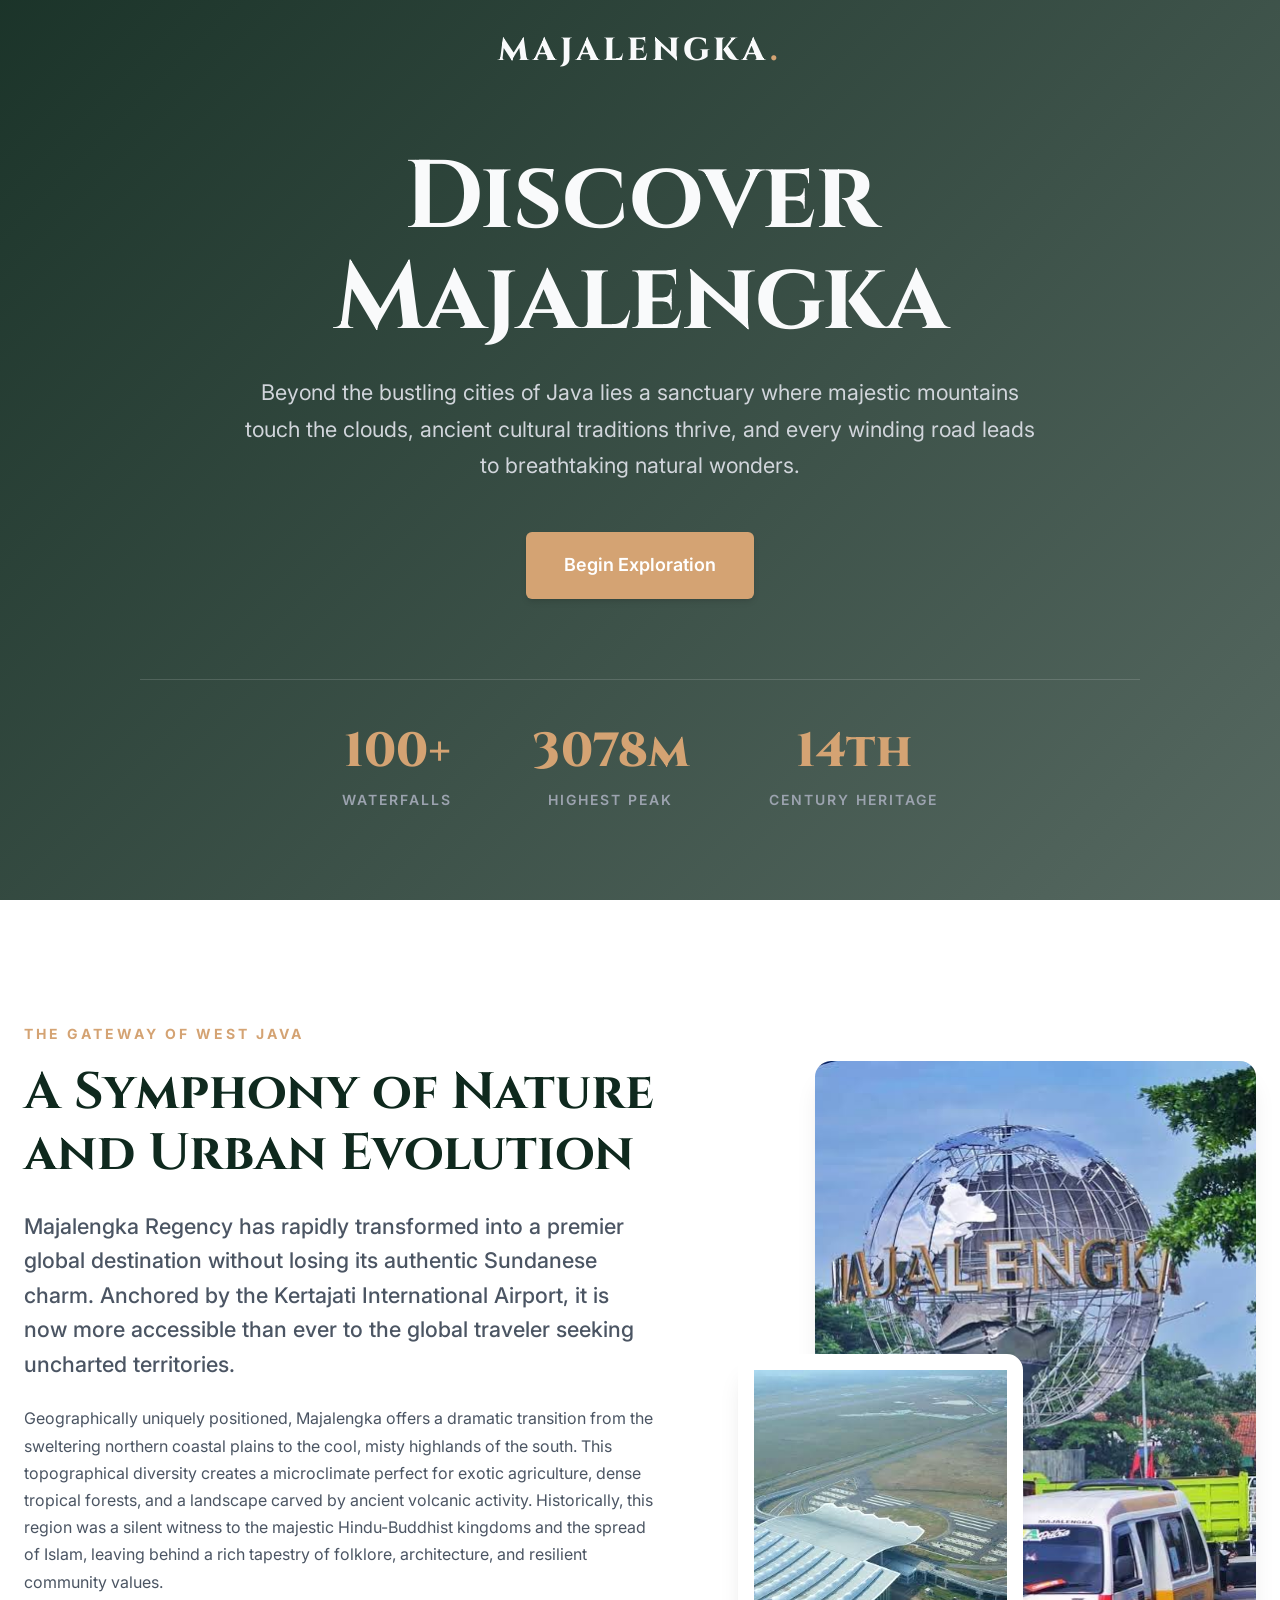
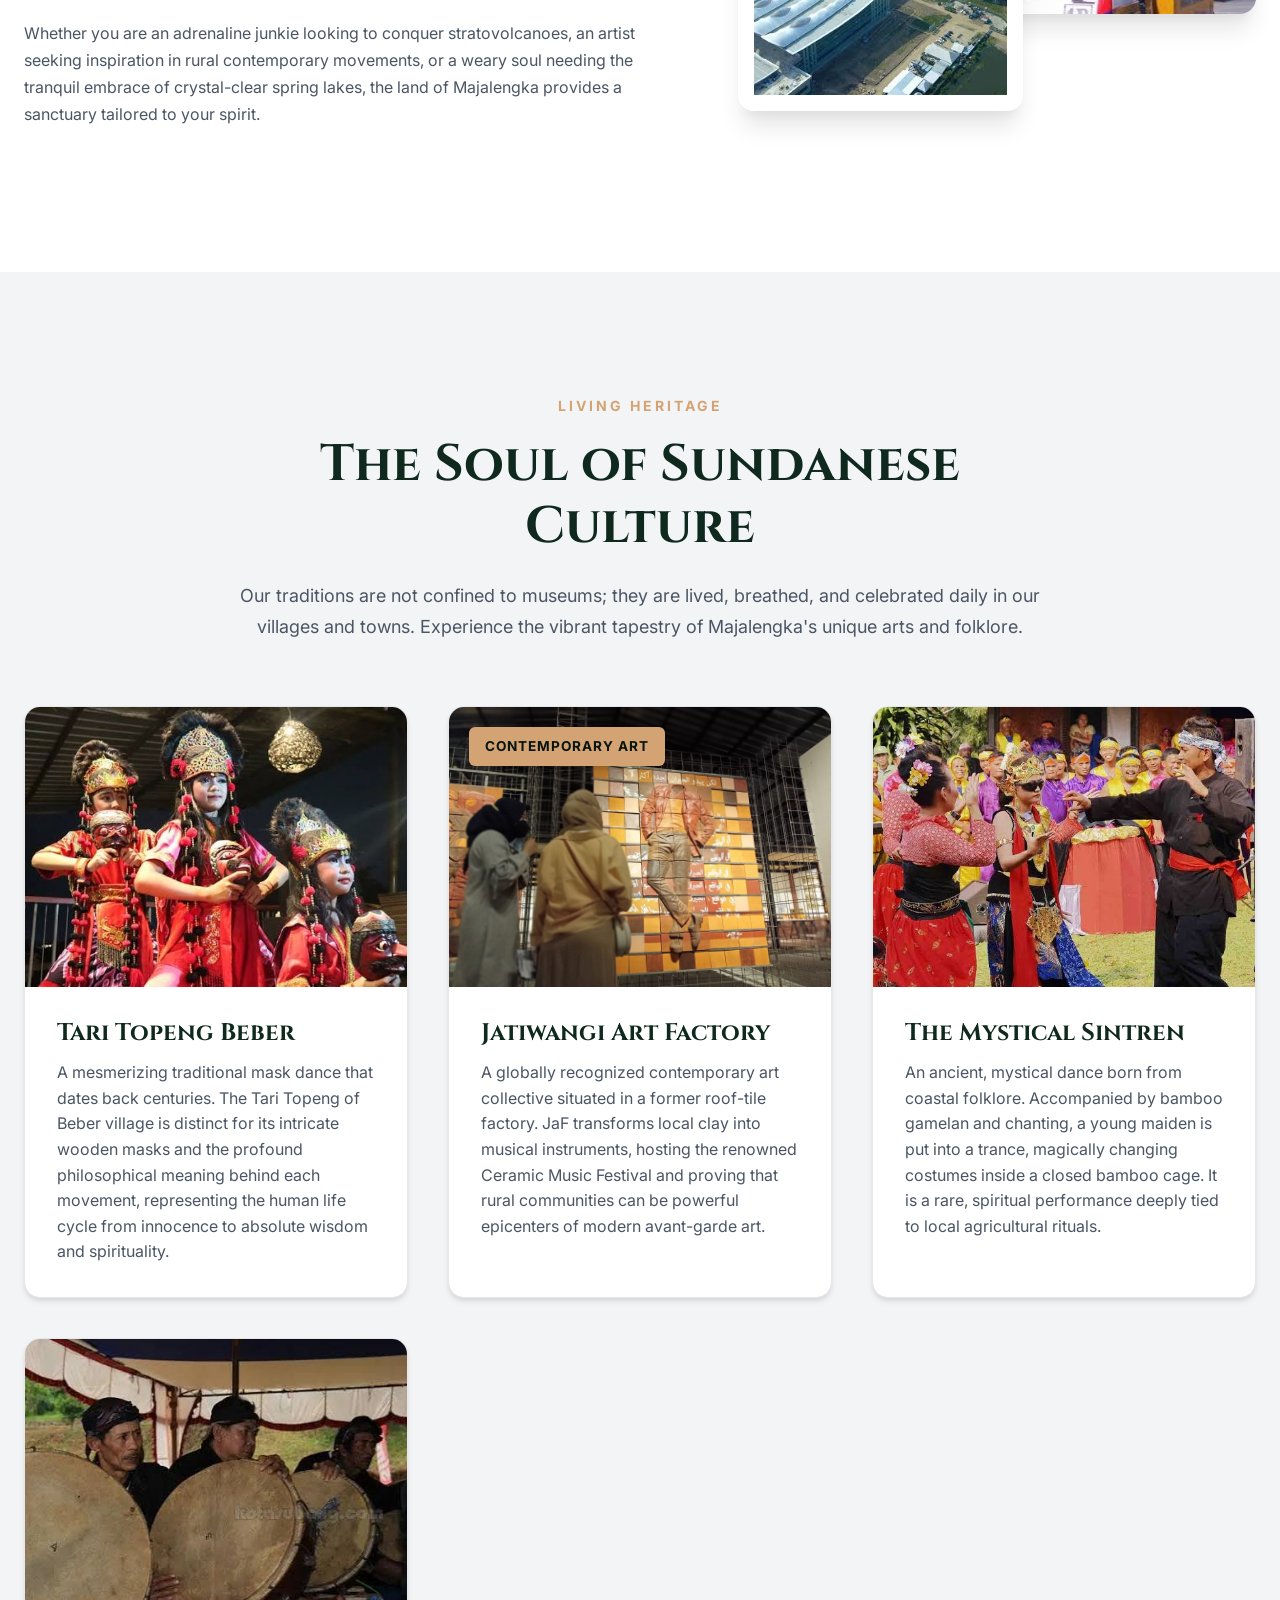
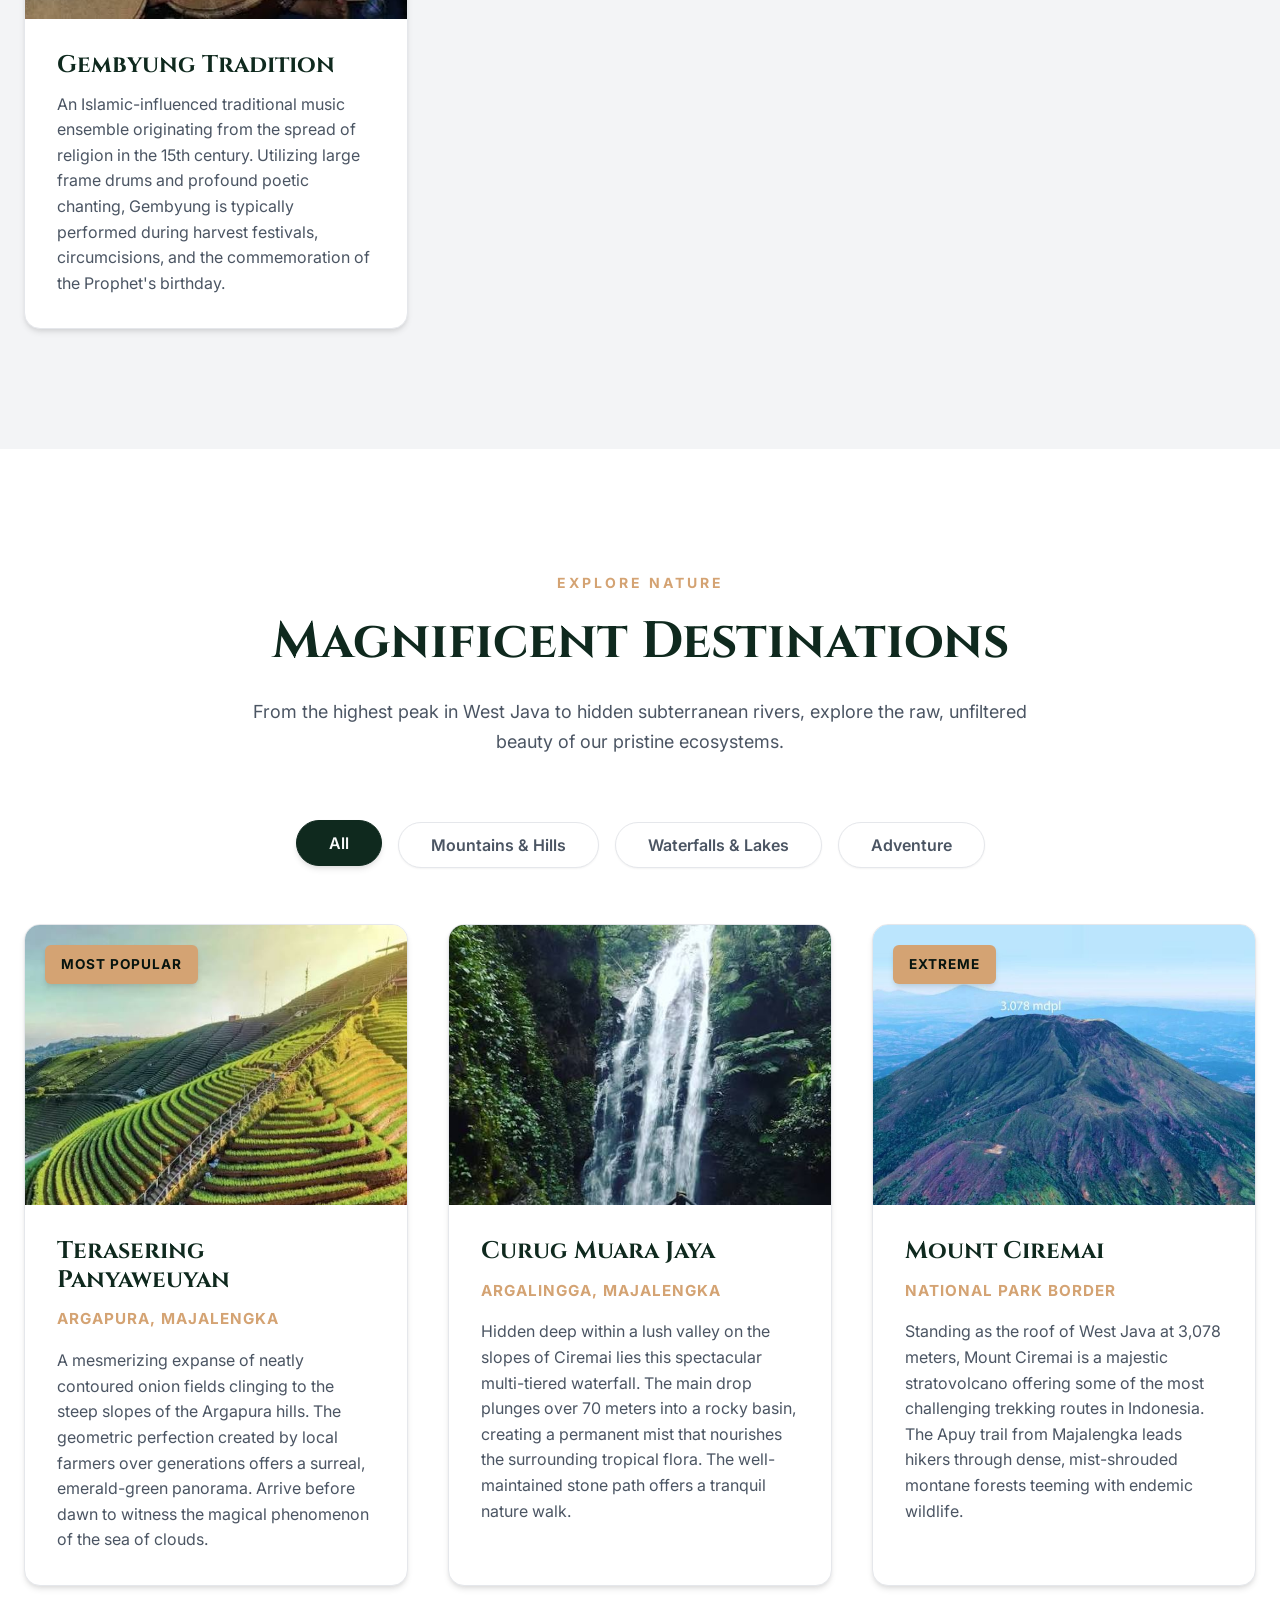
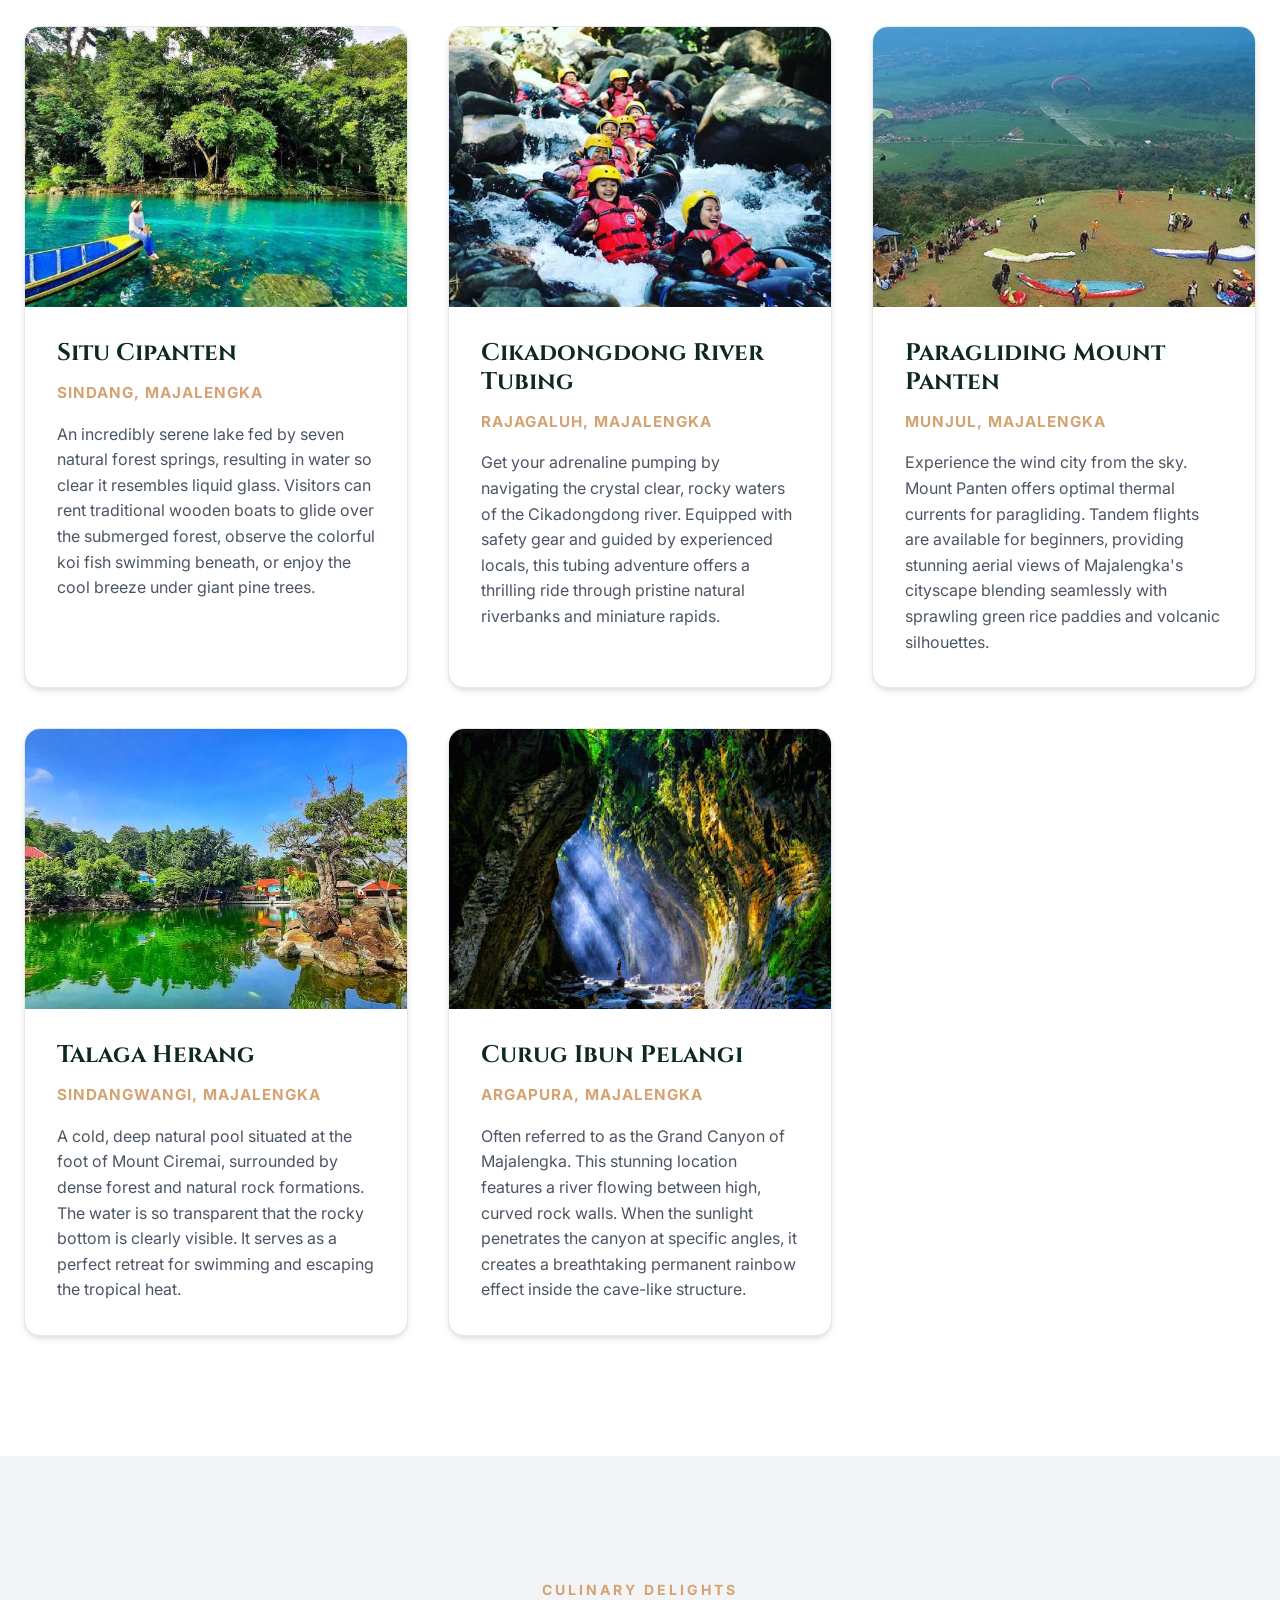
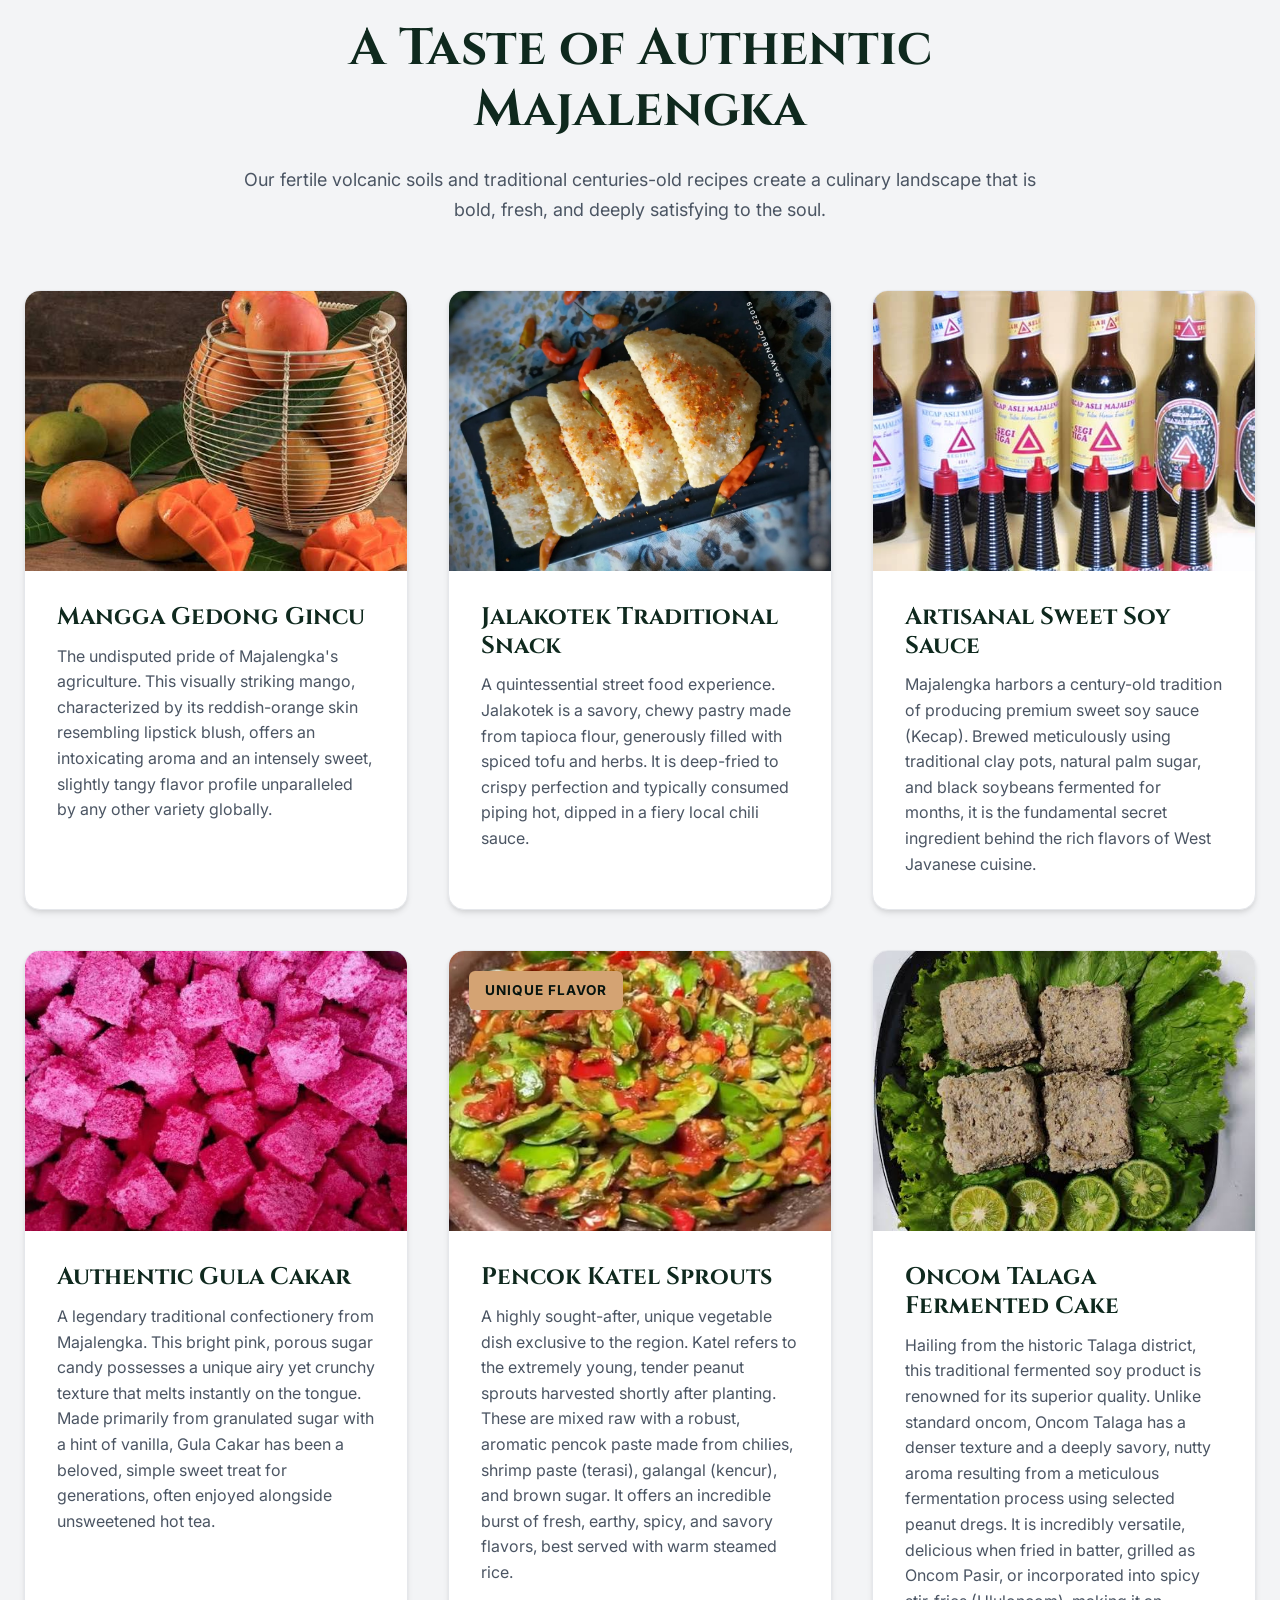
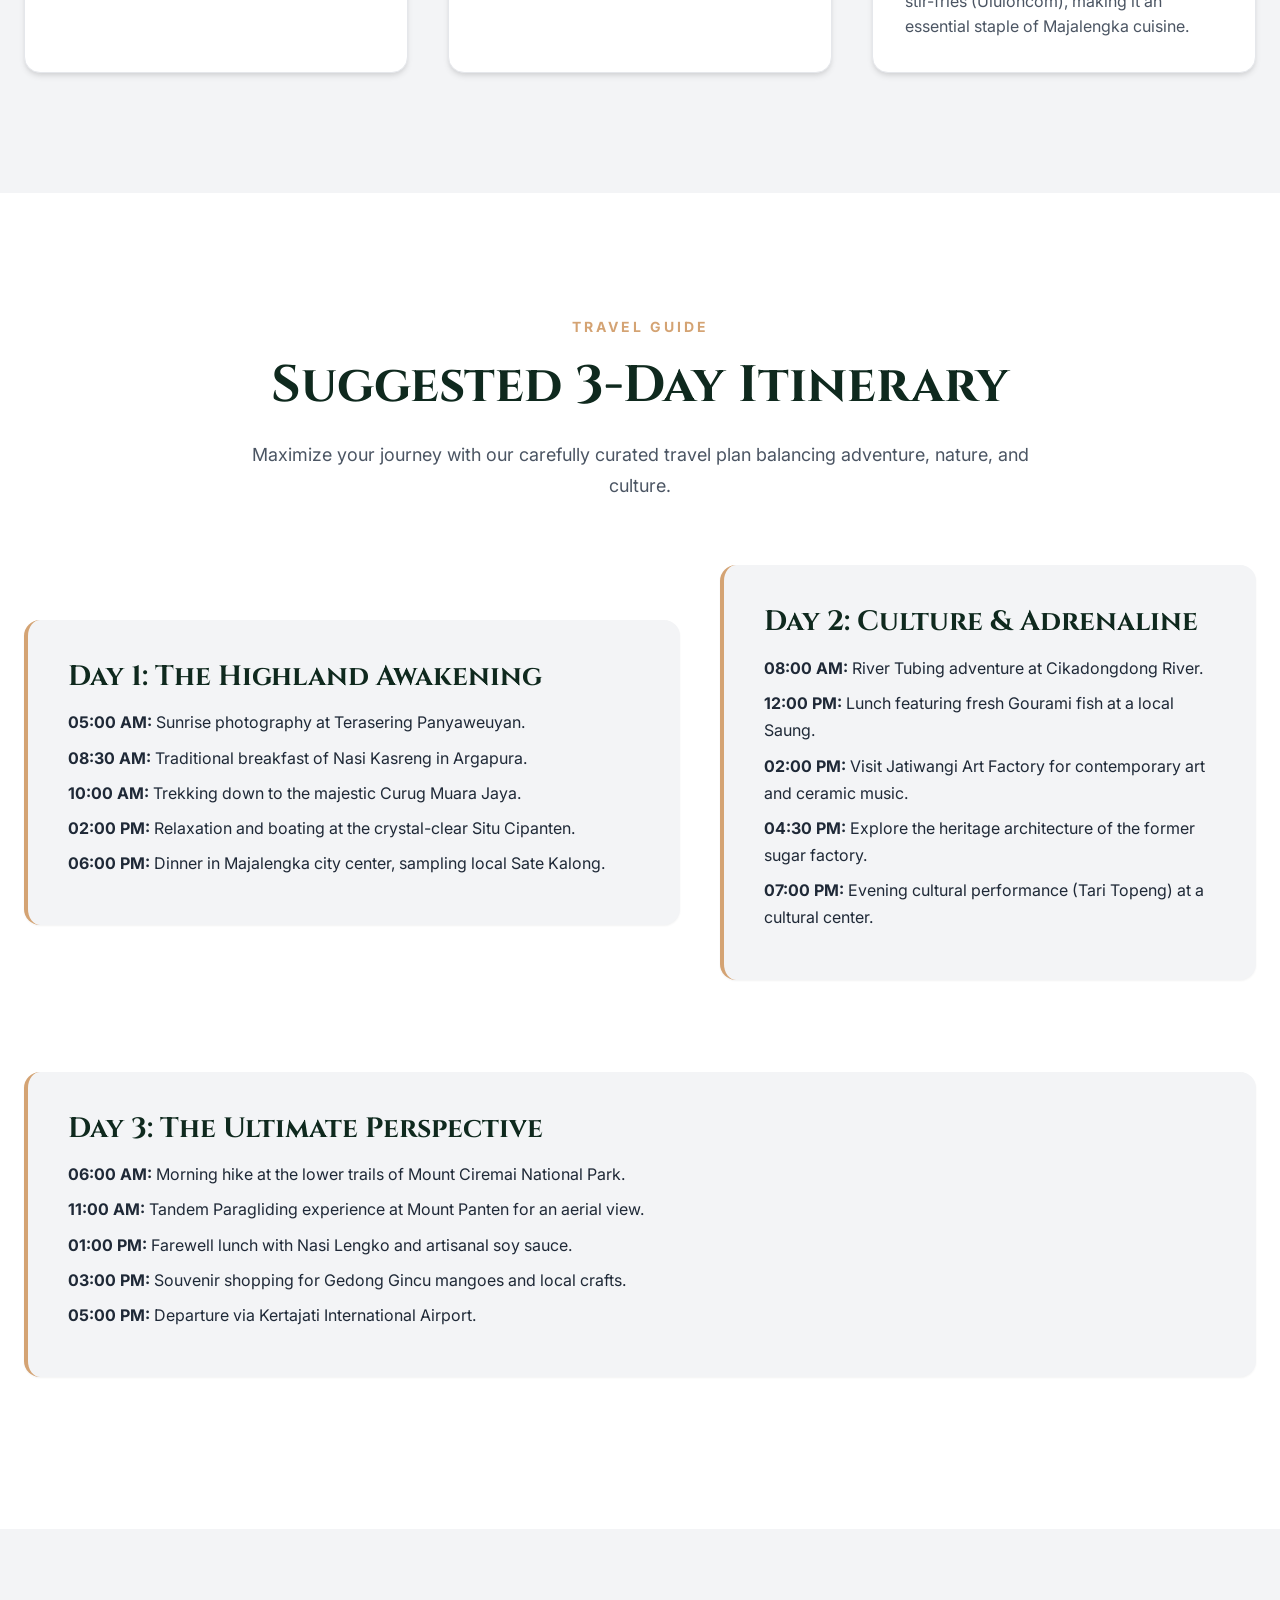
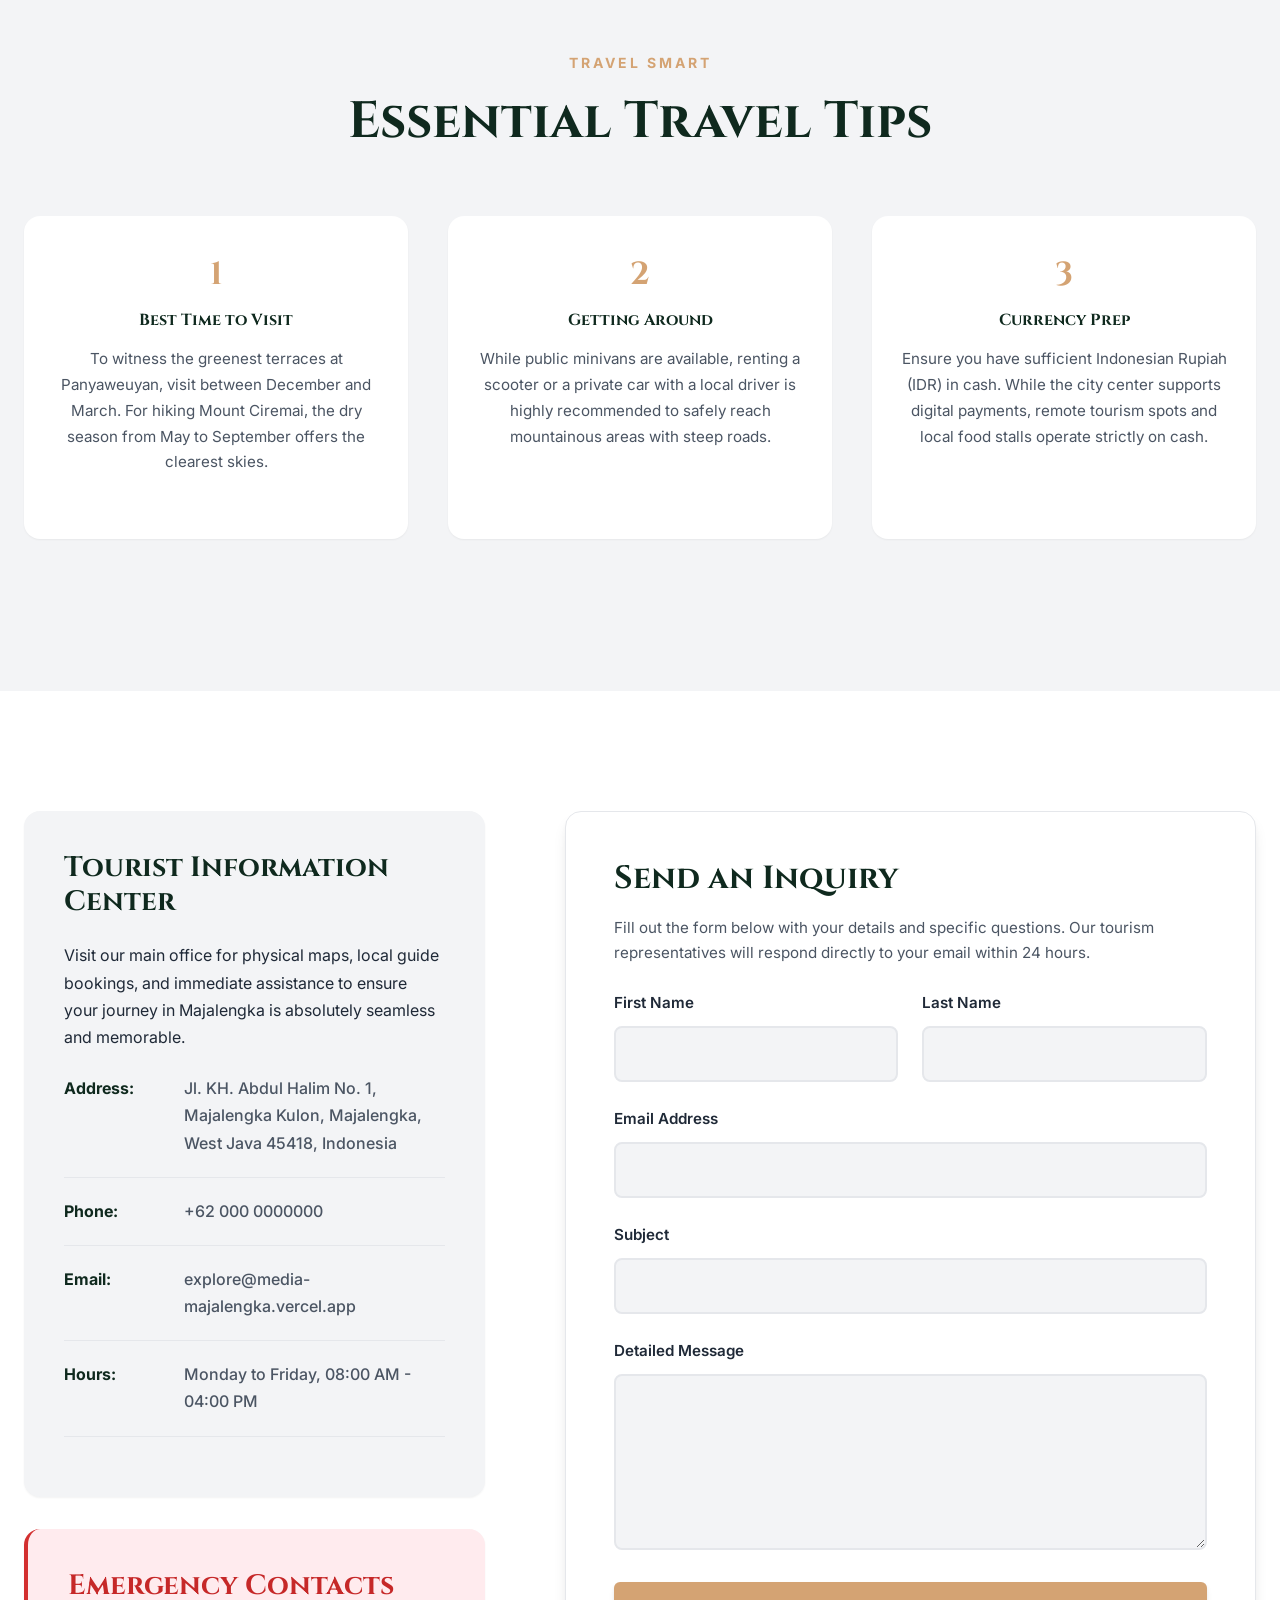
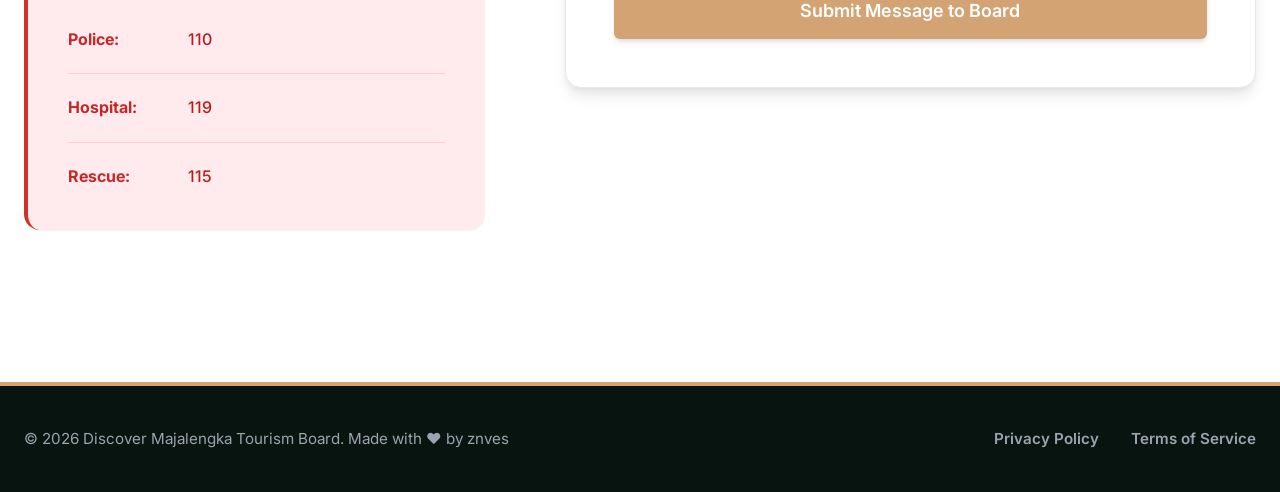
<file: index.html>
<!DOCTYPE html>
<html lang="en">
<head>
    <meta charset="UTF-8">
    <meta name="viewport" content="width=device-width, initial-scale=1.0">
    <meta name="description" content="Discover Majalengka - The Ultimate Tourism and Cultural Portal. Explore the hidden gems, rich Sundanese heritage, majestic landscapes, and vibrant culinary scene of Majalengka Regency, West Java, Indonesia.">
    <title>Discover Majalengka | Official Tourism Portal</title>
    <link rel="preconnect" href="https://fonts.googleapis.com">
    <link rel="preconnect" href="https://fonts.gstatic.com" crossorigin>
    <link href="https://fonts.googleapis.com/css2?family=Cinzel:wght@600;700;800&family=Inter:wght@300;400;500;600;700&display=swap" rel="stylesheet">
    <link rel="stylesheet" href="style.css">
</head>
<body>
    <nav class="navbar" id="navbar">
        <div class="nav-container">
            <a href="index.html" class="brand-logo">MAJALENGKA<span class="dot">.</span></a>
        </div>
    </nav>
    <header class="hero-section">
        <div class="hero-overlay"></div>
        <div class="hero-content">
            <h1 class="hero-title">Discover Majalengka</h1>
            <p class="hero-description">Beyond the bustling cities of Java lies a sanctuary where majestic mountains touch the clouds, ancient cultural traditions thrive, and every winding road leads to breathtaking natural wonders.</p>
            <div class="hero-actions">
                <a href="#explore" class="btn-primary">Begin Exploration</a>
            </div>
            <div class="hero-stats">
                <div class="stat-item"><span class="stat-number">100+</span><span class="stat-label">Waterfalls</span></div>
                <div class="stat-item"><span class="stat-number">3078m</span><span class="stat-label">Highest Peak</span></div>
                <div class="stat-item"><span class="stat-number">14th</span><span class="stat-label">Century Heritage</span></div>
            </div>
        </div>
    </header>
    <main id="explore">
        <section class="intro-section section-padding">
            <div class="container intro-grid">
                <div class="intro-text">
                    <span class="section-badge">The Gateway of West Java</span>
                    <h2 class="section-title">A Symphony of Nature and Urban Evolution</h2>
                    <p class="lead-text">Majalengka Regency has rapidly transformed into a premier global destination without losing its authentic Sundanese charm. Anchored by the Kertajati International Airport, it is now more accessible than ever to the global traveler seeking uncharted territories.</p>
                    <p>Geographically uniquely positioned, Majalengka offers a dramatic transition from the sweltering northern coastal plains to the cool, misty highlands of the south. This topographical diversity creates a microclimate perfect for exotic agriculture, dense tropical forests, and a landscape carved by ancient volcanic activity. Historically, this region was a silent witness to the majestic Hindu-Buddhist kingdoms and the spread of Islam, leaving behind a rich tapestry of folklore, architecture, and resilient community values.</p>
                    <p>Whether you are an adrenaline junkie looking to conquer stratovolcanoes, an artist seeking inspiration in rural contemporary movements, or a weary soul needing the tranquil embrace of crystal-clear spring lakes, the land of Majalengka provides a sanctuary tailored to your spirit.</p>
                </div>
                <div class="intro-gallery">
                    <img src="image/bunderan-munjul.jpg" alt="Bunderan Munjul" class="img-main">
                    <img src="image/majalengka-river.jpg" alt="Majalengka River" class="img-sub">
                </div>
            </div>
        </section>
        <section class="culture-section section-padding bg-light">
            <div class="container">
                <div class="section-header center">
                    <span class="section-badge">Living Heritage</span>
                    <h2 class="section-title">The Soul of Sundanese Culture</h2>
                    <p class="section-desc">Our traditions are not confined to museums; they are lived, breathed, and celebrated daily in our villages and towns. Experience the vibrant tapestry of Majalengka's unique arts and folklore.</p>
                </div>
                <div class="destination-grid full-grid">
                    <article class="dest-card">
                        <div class="dest-img-wrapper">
                            <img src="image/tari-topeng-beber.jpg" alt="Tari Topeng Beber">
                        </div>
                        <div class="dest-info">
                            <h3>Tari Topeng Beber</h3>
                            <p class="desc">A mesmerizing traditional mask dance that dates back centuries. The Tari Topeng of Beber village is distinct for its intricate wooden masks and the profound philosophical meaning behind each movement, representing the human life cycle from innocence to absolute wisdom and spirituality.</p>
                        </div>
                    </article>
                    <article class="dest-card">
                        <div class="dest-img-wrapper">
                            <span class="badge">Contemporary Art</span>
                            <img src="image/jatiwangi-art-factory.jpg" alt="Jatiwangi Art Factory">
                        </div>
                        <div class="dest-info">
                            <h3>Jatiwangi Art Factory</h3>
                            <p class="desc">A globally recognized contemporary art collective situated in a former roof-tile factory. JaF transforms local clay into musical instruments, hosting the renowned Ceramic Music Festival and proving that rural communities can be powerful epicenters of modern avant-garde art.</p>
                        </div>
                    </article>
                    <article class="dest-card">
                        <div class="dest-img-wrapper">
                            <img src="image/sintren-dance.jpg" alt="Sintren Dance">
                        </div>
                        <div class="dest-info">
                            <h3>The Mystical Sintren</h3>
                            <p class="desc">An ancient, mystical dance born from coastal folklore. Accompanied by bamboo gamelan and chanting, a young maiden is put into a trance, magically changing costumes inside a closed bamboo cage. It is a rare, spiritual performance deeply tied to local agricultural rituals.</p>
                        </div>
                    </article>
                    <article class="dest-card">
                        <div class="dest-img-wrapper">
                            <img src="image/gembyung.jpg" alt="Gembyung">
                        </div>
                        <div class="dest-info">
                            <h3>Gembyung Tradition</h3>
                            <p class="desc">An Islamic-influenced traditional music ensemble originating from the spread of religion in the 15th century. Utilizing large frame drums and profound poetic chanting, Gembyung is typically performed during harvest festivals, circumcisions, and the commemoration of the Prophet's birthday.</p>
                        </div>
                    </article>
                </div>
            </div>
        </section>
        <section class="destinations-section section-padding">
            <div class="container">
                <div class="section-header center">
                    <span class="section-badge">Explore Nature</span>
                    <h2 class="section-title">Magnificent Destinations</h2>
                    <p class="section-desc">From the highest peak in West Java to hidden subterranean rivers, explore the raw, unfiltered beauty of our pristine ecosystems.</p>
                </div>
                <div class="filter-container">
                    <button class="filter-btn active" data-filter="all">All</button>
                    <button class="filter-btn" data-filter="mountain">Mountains & Hills</button>
                    <button class="filter-btn" data-filter="water">Waterfalls & Lakes</button>
                    <button class="filter-btn" data-filter="adventure">Adventure</button>
                </div>
                <div class="destination-grid full-grid" id="destinations-grid">
                    <article class="dest-card mix mountain">
                        <div class="dest-img-wrapper">
                            <span class="badge">Most Popular</span>
                            <img src="image/panyaweuyan.jpg" alt="Panyaweuyan">
                        </div>
                        <div class="dest-info">
                            <h3>Terasering Panyaweuyan</h3>
                            <p class="location">Argapura, Majalengka</p>
                            <p class="desc">A mesmerizing expanse of neatly contoured onion fields clinging to the steep slopes of the Argapura hills. The geometric perfection created by local farmers over generations offers a surreal, emerald-green panorama. Arrive before dawn to witness the magical phenomenon of the sea of clouds.</p>
                        </div>
                    </article>
                    <article class="dest-card mix water">
                        <div class="dest-img-wrapper">
                            <img src="image/muara-jaya.jpg" alt="Muara Jaya">
                        </div>
                        <div class="dest-info">
                            <h3>Curug Muara Jaya</h3>
                            <p class="location">Argalingga, Majalengka</p>
                            <p class="desc">Hidden deep within a lush valley on the slopes of Ciremai lies this spectacular multi-tiered waterfall. The main drop plunges over 70 meters into a rocky basin, creating a permanent mist that nourishes the surrounding tropical flora. The well-maintained stone path offers a tranquil nature walk.</p>
                        </div>
                    </article>
                    <article class="dest-card mix mountain adventure">
                        <div class="dest-img-wrapper">
                            <span class="badge">Extreme</span>
                            <img src="image/ciremai.jpg" alt="Ciremai">
                        </div>
                        <div class="dest-info">
                            <h3>Mount Ciremai</h3>
                            <p class="location">National Park Border</p>
                            <p class="desc">Standing as the roof of West Java at 3,078 meters, Mount Ciremai is a majestic stratovolcano offering some of the most challenging trekking routes in Indonesia. The Apuy trail from Majalengka leads hikers through dense, mist-shrouded montane forests teeming with endemic wildlife.</p>
                        </div>
                    </article>
                    <article class="dest-card mix water">
                        <div class="dest-img-wrapper">
                            <img src="image/situ-cipanten.jpg" alt="Situ Cipanten">
                        </div>
                        <div class="dest-info">
                            <h3>Situ Cipanten</h3>
                            <p class="location">Sindang, Majalengka</p>
                            <p class="desc">An incredibly serene lake fed by seven natural forest springs, resulting in water so clear it resembles liquid glass. Visitors can rent traditional wooden boats to glide over the submerged forest, observe the colorful koi fish swimming beneath, or enjoy the cool breeze under giant pine trees.</p>
                        </div>
                    </article>
                    <article class="dest-card mix adventure water">
                        <div class="dest-img-wrapper">
                            <img src="image/cikadongdong.jpg" alt="Cikadongdong">
                        </div>
                        <div class="dest-info">
                            <h3>Cikadongdong River Tubing</h3>
                            <p class="location">Rajagaluh, Majalengka</p>
                            <p class="desc">Get your adrenaline pumping by navigating the crystal clear, rocky waters of the Cikadongdong river. Equipped with safety gear and guided by experienced locals, this tubing adventure offers a thrilling ride through pristine natural riverbanks and miniature rapids.</p>
                        </div>
                    </article>
                    <article class="dest-card mix mountain adventure">
                        <div class="dest-img-wrapper">
                            <img src="image/paralayang.jpg" alt="Paralayang">
                        </div>
                        <div class="dest-info">
                            <h3>Paragliding Mount Panten</h3>
                            <p class="location">Munjul, Majalengka</p>
                            <p class="desc">Experience the wind city from the sky. Mount Panten offers optimal thermal currents for paragliding. Tandem flights are available for beginners, providing stunning aerial views of Majalengka's cityscape blending seamlessly with sprawling green rice paddies and volcanic silhouettes.</p>
                        </div>
                    </article>
                    <article class="dest-card mix water">
                        <div class="dest-img-wrapper">
                            <img src="image/talaga-herang.jpg" alt="Talaga Herang">
                        </div>
                        <div class="dest-info">
                            <h3>Talaga Herang</h3>
                            <p class="location">Sindangwangi, Majalengka</p>
                            <p class="desc">A cold, deep natural pool situated at the foot of Mount Ciremai, surrounded by dense forest and natural rock formations. The water is so transparent that the rocky bottom is clearly visible. It serves as a perfect retreat for swimming and escaping the tropical heat.</p>
                        </div>
                    </article>
                    <article class="dest-card mix water adventure">
                        <div class="dest-img-wrapper">
                            <img src="image/curug-ibun-pelangi.jpg" alt="Curug Ibun Pelangi">
                        </div>
                        <div class="dest-info">
                            <h3>Curug Ibun Pelangi</h3>
                            <p class="location">Argapura, Majalengka</p>
                            <p class="desc">Often referred to as the Grand Canyon of Majalengka. This stunning location features a river flowing between high, curved rock walls. When the sunlight penetrates the canyon at specific angles, it creates a breathtaking permanent rainbow effect inside the cave-like structure.</p>
                        </div>
                    </article>
                </div>
            </div>
        </section>
        <section class="gastronomy-section section-padding bg-light">
            <div class="container">
                <div class="section-header center">
                    <span class="section-badge">Culinary Delights</span>
                    <h2 class="section-title">A Taste of Authentic Majalengka</h2>
                    <p class="section-desc">Our fertile volcanic soils and traditional centuries-old recipes create a culinary landscape that is bold, fresh, and deeply satisfying to the soul.</p>
                </div>
                <div class="destination-grid full-grid">
                    <article class="dest-card">
                        <div class="dest-img-wrapper">
                            <img src="image/gedong-gincu.jpg" alt="Gedong Gincu Mango">
                        </div>
                        <div class="dest-info">
                            <h3>Mangga Gedong Gincu</h3>
                            <p class="desc">The undisputed pride of Majalengka's agriculture. This visually striking mango, characterized by its reddish-orange skin resembling lipstick blush, offers an intoxicating aroma and an intensely sweet, slightly tangy flavor profile unparalleled by any other variety globally.</p>
                        </div>
                    </article>
                    <article class="dest-card">
                        <div class="dest-img-wrapper">
                            <img src="image/jalakotek.jpg" alt="Jalakotek">
                        </div>
                        <div class="dest-info">
                            <h3>Jalakotek Traditional Snack</h3>
                            <p class="desc">A quintessential street food experience. Jalakotek is a savory, chewy pastry made from tapioca flour, generously filled with spiced tofu and herbs. It is deep-fried to crispy perfection and typically consumed piping hot, dipped in a fiery local chili sauce.</p>
                        </div>
                    </article>
                    <article class="dest-card">
                        <div class="dest-img-wrapper">
                            <img src="image/kecap-majalengka.jpg" alt="Kecap Majalengka">
                        </div>
                        <div class="dest-info">
                            <h3>Artisanal Sweet Soy Sauce</h3>
                            <p class="desc">Majalengka harbors a century-old tradition of producing premium sweet soy sauce (Kecap). Brewed meticulously using traditional clay pots, natural palm sugar, and black soybeans fermented for months, it is the fundamental secret ingredient behind the rich flavors of West Javanese cuisine.</p>
                        </div>
                    </article>
                    <article class="dest-card">
                        <div class="dest-img-wrapper">
                            <img src="image/gula-cakar.jpg" alt="Gula Cakar Traditional Sweet">
                        </div>
                        <div class="dest-info">
                            <h3>Authentic Gula Cakar</h3>
                            <p class="desc">A legendary traditional confectionery from Majalengka. This bright pink, porous sugar candy possesses a unique airy yet crunchy texture that melts instantly on the tongue. Made primarily from granulated sugar with a hint of vanilla, Gula Cakar has been a beloved, simple sweet treat for generations, often enjoyed alongside unsweetened hot tea.</p>
                        </div>
                    </article>
                    <article class="dest-card">
                        <div class="dest-img-wrapper">
                            <span class="badge">Unique Flavor</span>
                            <img src="image/pencok-katel.jpg" alt="Pencok Katel Veggie Dish">
                        </div>
                        <div class="dest-info">
                            <h3>Pencok Katel Sprouts</h3>
                            <p class="desc">A highly sought-after, unique vegetable dish exclusive to the region. Katel refers to the extremely young, tender peanut sprouts harvested shortly after planting. These are mixed raw with a robust, aromatic pencok paste made from chilies, shrimp paste (terasi), galangal (kencur), and brown sugar. It offers an incredible burst of fresh, earthy, spicy, and savory flavors, best served with warm steamed rice.</p>
                        </div>
                    </article>
                    <article class="dest-card">
                        <div class="dest-img-wrapper">
                            <img src="image/oncom-talaga.jpg" alt="Oncom Talaga Fermented Soy">
                        </div>
                        <div class="dest-info">
                            <h3>Oncom Talaga Fermented Cake</h3>
                            <p class="desc">Hailing from the historic Talaga district, this traditional fermented soy product is renowned for its superior quality. Unlike standard oncom, Oncom Talaga has a denser texture and a deeply savory, nutty aroma resulting from a meticulous fermentation process using selected peanut dregs. It is incredibly versatile, delicious when fried in batter, grilled as Oncom Pasir, or incorporated into spicy stir-fries (Ululoncom), making it an essential staple of Majalengka cuisine.</p>
                        </div>
                    </article>
                </div>
            </div>
        </section>
        <section class="itinerary-section section-padding">
            <div class="container">
                <div class="section-header center">
                    <span class="section-badge">Travel Guide</span>
                    <h2 class="section-title">Suggested 3-Day Itinerary</h2>
                    <p class="section-desc">Maximize your journey with our carefully curated travel plan balancing adventure, nature, and culture.</p>
                </div>
                <div class="intro-grid" style="gap: 40px; margin-bottom: 60px;">
                    <div class="info-block" style="background-color: var(--bg-light); border-left: 4px solid var(--accent-color);">
                        <h3 style="margin-bottom: 16px;">Day 1: The Highland Awakening</h3>
                        <p style="margin-bottom: 8px;"><strong>05:00 AM:</strong> Sunrise photography at Terasering Panyaweuyan.</p>
                        <p style="margin-bottom: 8px;"><strong>08:30 AM:</strong> Traditional breakfast of Nasi Kasreng in Argapura.</p>
                        <p style="margin-bottom: 8px;"><strong>10:00 AM:</strong> Trekking down to the majestic Curug Muara Jaya.</p>
                        <p style="margin-bottom: 8px;"><strong>02:00 PM:</strong> Relaxation and boating at the crystal-clear Situ Cipanten.</p>
                        <p style="margin-bottom: 8px;"><strong>06:00 PM:</strong> Dinner in Majalengka city center, sampling local Sate Kalong.</p>
                    </div>
                    <div class="info-block" style="background-color: var(--bg-light); border-left: 4px solid var(--accent-color);">
                        <h3 style="margin-bottom: 16px;">Day 2: Culture & Adrenaline</h3>
                        <p style="margin-bottom: 8px;"><strong>08:00 AM:</strong> River Tubing adventure at Cikadongdong River.</p>
                        <p style="margin-bottom: 8px;"><strong>12:00 PM:</strong> Lunch featuring fresh Gourami fish at a local Saung.</p>
                        <p style="margin-bottom: 8px;"><strong>02:00 PM:</strong> Visit Jatiwangi Art Factory for contemporary art and ceramic music.</p>
                        <p style="margin-bottom: 8px;"><strong>04:30 PM:</strong> Explore the heritage architecture of the former sugar factory.</p>
                        <p style="margin-bottom: 8px;"><strong>07:00 PM:</strong> Evening cultural performance (Tari Topeng) at a cultural center.</p>
                    </div>
                </div>
                <div class="info-block" style="background-color: var(--bg-light); border-left: 4px solid var(--accent-color); max-width: 100%;">
                    <h3 style="margin-bottom: 16px;">Day 3: The Ultimate Perspective</h3>
                    <p style="margin-bottom: 8px;"><strong>06:00 AM:</strong> Morning hike at the lower trails of Mount Ciremai National Park.</p>
                    <p style="margin-bottom: 8px;"><strong>11:00 AM:</strong> Tandem Paragliding experience at Mount Panten for an aerial view.</p>
                    <p style="margin-bottom: 8px;"><strong>01:00 PM:</strong> Farewell lunch with Nasi Lengko and artisanal soy sauce.</p>
                    <p style="margin-bottom: 8px;"><strong>03:00 PM:</strong> Souvenir shopping for Gedong Gincu mangoes and local crafts.</p>
                    <p style="margin-bottom: 8px;"><strong>05:00 PM:</strong> Departure via Kertajati International Airport.</p>
                </div>
            </div>
        </section>
        <section class="tips-section section-padding bg-light">
            <div class="container">
                <div class="section-header center">
                    <span class="section-badge">Travel Smart</span>
                    <h2 class="section-title">Essential Travel Tips</h2>
                </div>
                <div class="destination-grid full-grid" style="grid-template-columns: repeat(auto-fit, minmax(250px, 1fr));">
                    <div class="info-block" style="background-color: var(--bg-main); text-align: center; padding: 40px 24px;">
                        <h3 style="color: var(--accent-color); font-size: 2rem; margin-bottom: 16px;">1</h3>
                        <h4 style="margin-bottom: 16px;">Best Time to Visit</h4>
                        <p style="color: var(--text-muted); font-size: 0.95rem;">To witness the greenest terraces at Panyaweuyan, visit between December and March. For hiking Mount Ciremai, the dry season from May to September offers the clearest skies.</p>
                    </div>
                    <div class="info-block" style="background-color: var(--bg-main); text-align: center; padding: 40px 24px;">
                        <h3 style="color: var(--accent-color); font-size: 2rem; margin-bottom: 16px;">2</h3>
                        <h4 style="margin-bottom: 16px;">Getting Around</h4>
                        <p style="color: var(--text-muted); font-size: 0.95rem;">While public minivans are available, renting a scooter or a private car with a local driver is highly recommended to safely reach mountainous areas with steep roads.</p>
                    </div>
                    <div class="info-block" style="background-color: var(--bg-main); text-align: center; padding: 40px 24px;">
                        <h3 style="color: var(--accent-color); font-size: 2rem; margin-bottom: 16px;">3</h3>
                        <h4 style="margin-bottom: 16px;">Currency Prep</h4>
                        <p style="color: var(--text-muted); font-size: 0.95rem;">Ensure you have sufficient Indonesian Rupiah (IDR) in cash. While the city center supports digital payments, remote tourism spots and local food stalls operate strictly on cash.</p>
                    </div>
                </div>
            </div>
        </section>
        <section class="contact-section section-padding">
            <div class="container contact-layout">
                <div class="contact-info-panel">
                    <div class="info-block">
                        <h3>Tourist Information Center</h3>
                        <p>Visit our main office for physical maps, local guide bookings, and immediate assistance to ensure your journey in Majalengka is absolutely seamless and memorable.</p>
                        <div class="contact-detail-row">
                            <span class="detail-label">Address:</span>
                            <span class="detail-value">Jl. KH. Abdul Halim No. 1, Majalengka Kulon, Majalengka, West Java 45418, Indonesia</span>
                        </div>
                        <div class="contact-detail-row">
                            <span class="detail-label">Phone:</span>
                            <span class="detail-value">+62 000 0000000</span>
                        </div>
                        <div class="contact-detail-row">
                            <span class="detail-label">Email:</span>
                            <span class="detail-value">explore@media-majalengka.vercel.app</span>
                        </div>
                        <div class="contact-detail-row">
                            <span class="detail-label">Hours:</span>
                            <span class="detail-value">Monday to Friday, 08:00 AM - 04:00 PM</span>
                        </div>
                    </div>
                    <div class="info-block" style="background-color: #ffebee; border-left: 4px solid #d32f2f;">
                        <h3 style="color: #c62828;">Emergency Contacts</h3>
                        <div class="contact-detail-row" style="border-bottom-color: #ffcdd2;">
                            <span class="detail-label" style="color: #c62828;">Police:</span>
                            <span class="detail-value" style="color: #b71c1c;">110</span>
                        </div>
                        <div class="contact-detail-row" style="border-bottom-color: #ffcdd2;">
                            <span class="detail-label" style="color: #c62828;">Hospital:</span>
                            <span class="detail-value" style="color: #b71c1c;">119</span>
                        </div>
                        <div class="contact-detail-row" style="border: none; margin-bottom: 0; padding-bottom: 0;">
                            <span class="detail-label" style="color: #c62828;">Rescue:</span>
                            <span class="detail-value" style="color: #b71c1c;">115</span>
                        </div>
                    </div>
                </div>
                <div class="contact-form-panel">
                    <form id="mainContactForm" class="inquiry-form" action="#" method="POST">
                        <h3>Send an Inquiry</h3>
                        <p style="color: var(--text-muted); margin-bottom: 24px; font-size: 0.95rem;">Fill out the form below with your details and specific questions. Our tourism representatives will respond directly to your email within 24 hours.</p>
                        <div class="form-grid">
                            <div class="input-group">
                                <label for="firstName">First Name</label>
                                <input type="text" id="firstName" name="firstName" required>
                            </div>
                            <div class="input-group">
                                <label for="lastName">Last Name</label>
                                <input type="text" id="lastName" name="lastName" required>
                            </div>
                        </div>
                        <div class="input-group">
                            <label for="emailAddress">Email Address</label>
                            <input type="email" id="emailAddress" name="emailAddress" required>
                        </div>
                        <div class="input-group">
                            <label for="messageSubject">Subject</label>
                            <input type="text" id="messageSubject" name="messageSubject" required>
                        </div>
                        <div class="input-group">
                            <label for="messageBody">Detailed Message</label>
                            <textarea id="messageBody" name="messageBody" rows="7" required></textarea>
                        </div>
                        <button type="submit" class="btn-primary w-100">Submit Message to Board</button>
                        <div id="formStatus" class="form-status"></div>
                    </form>
                </div>
            </div>
        </section>
    </main>
    <footer class="site-footer-simple">
        <div class="container footer-simple-flex">
            <p class="copyright">&copy; 2026 Discover Majalengka Tourism Board. Made with ❤ by znves</p>
            <div class="legal-links">
                <a href="privacy-policy.html">Privacy Policy</a>
                <a href="terms-of-service.html">Terms of Service</a>
            </div>
        </div>
    </footer>
    <script src="script.js"></script>
  </body>
</html>
</file>
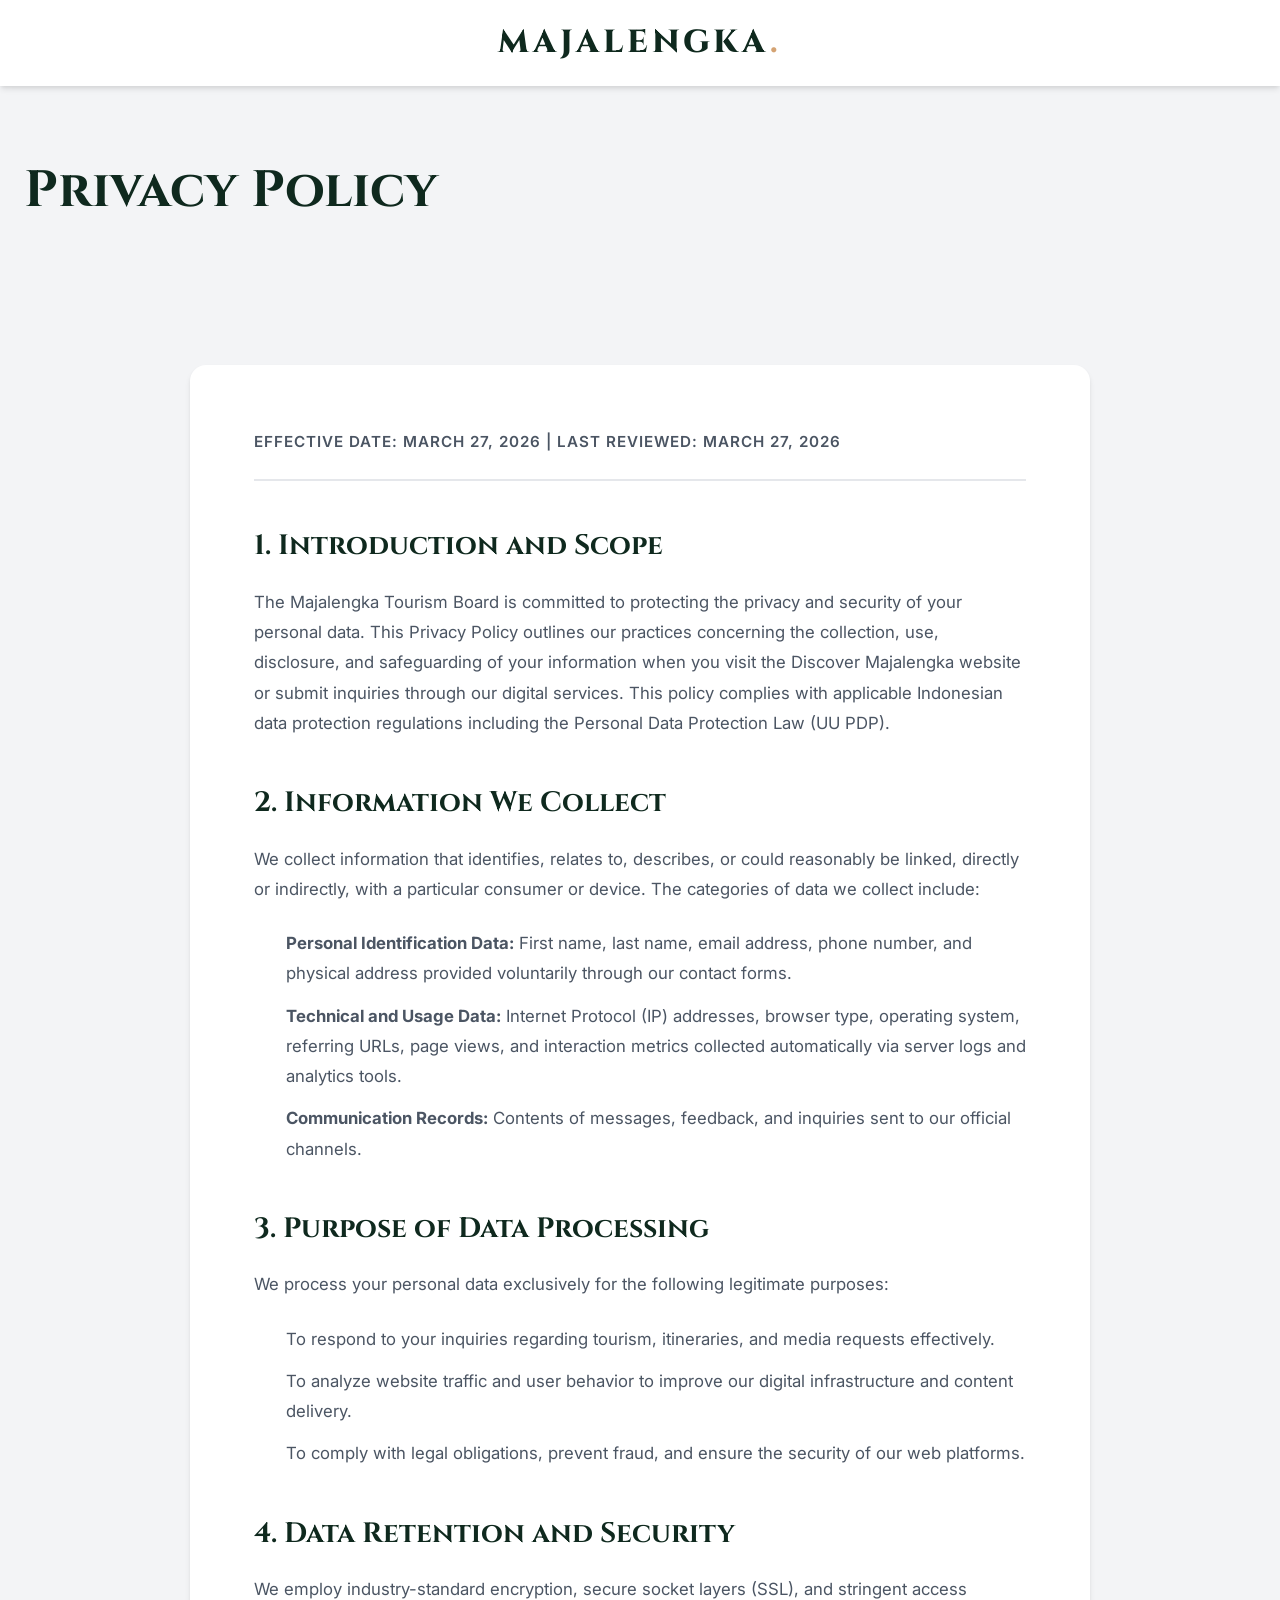
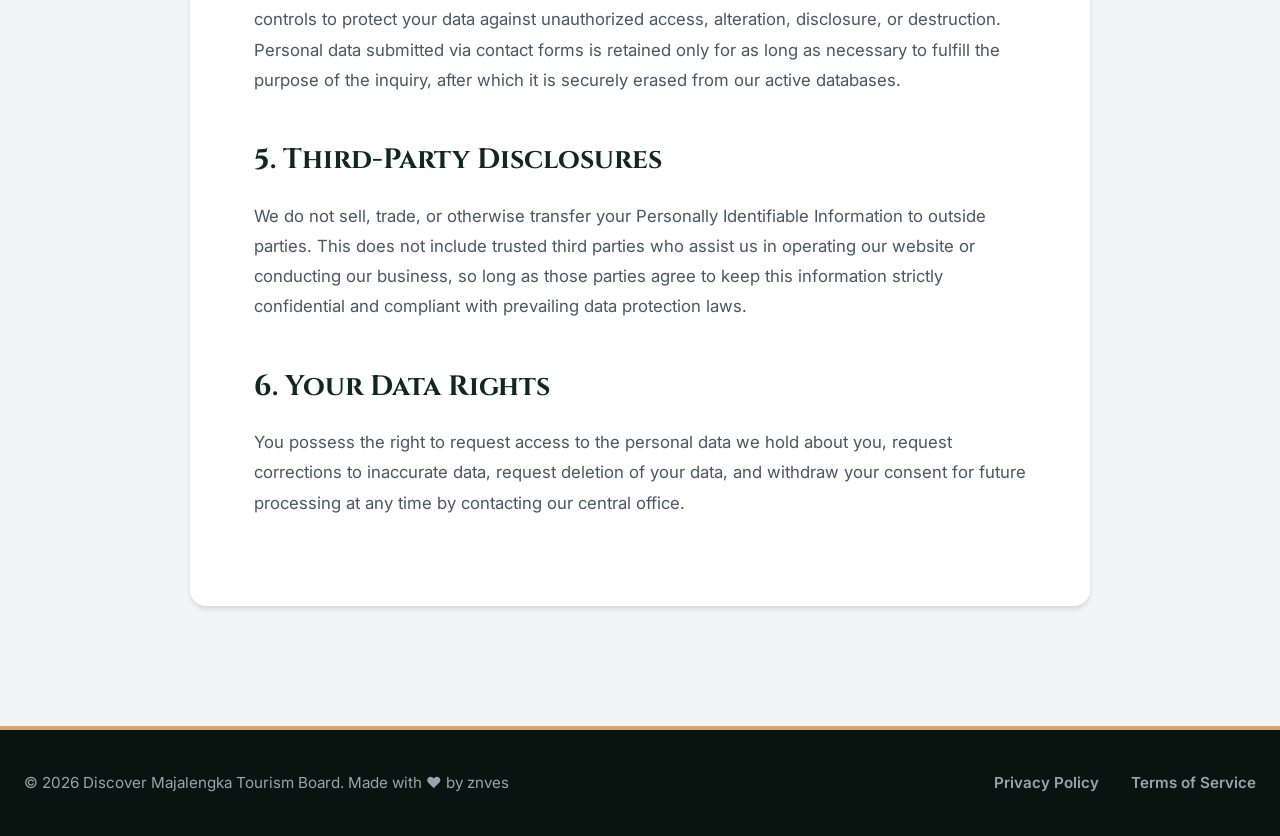
<file: privacy-policy.html>
<!DOCTYPE html>
<html lang="en">
<head>
    <meta charset="UTF-8">
    <meta name="viewport" content="width=device-width, initial-scale=1.0">
    <meta name="description" content="Privacy Policy for Discover Majalengka. Learn how we collect, use, and protect your personal data.">
    <title>Privacy Policy | Discover Majalengka</title>
    <link rel="preconnect" href="https://fonts.googleapis.com">
    <link rel="preconnect" href="https://fonts.gstatic.com" crossorigin>
    <link href="https://fonts.googleapis.com/css2?family=Cinzel:wght@600;700;800&family=Inter:wght@300;400;500;600;700&display=swap" rel="stylesheet">
    <link rel="stylesheet" href="style.css">
</head>
<body class="bg-light">
    <nav class="navbar solid-nav" id="navbar">
        <div class="nav-container">
            <a href="index.html" class="brand-logo">MAJALENGKA<span class="dot">.</span></a>
        </div>
    </nav>
    <header class="doc-header">
        <div class="container text-center">
            <h1 class="section-title">Privacy Policy</h1>
        </div>
    </header>
    <main class="section-padding">
        <div class="container doc-container">
            <div class="doc-meta">Effective Date: March 27, 2026 | Last Reviewed: March 27, 2026</div>
            <h2>1. Introduction and Scope</h2>
            <p>The Majalengka Tourism Board is committed to protecting the privacy and security of your personal data. This Privacy Policy outlines our practices concerning the collection, use, disclosure, and safeguarding of your information when you visit the Discover Majalengka website or submit inquiries through our digital services. This policy complies with applicable Indonesian data protection regulations including the Personal Data Protection Law (UU PDP).</p>
            <h2>2. Information We Collect</h2>
            <p>We collect information that identifies, relates to, describes, or could reasonably be linked, directly or indirectly, with a particular consumer or device. The categories of data we collect include:</p>
            <ul>
                <li><strong>Personal Identification Data:</strong> First name, last name, email address, phone number, and physical address provided voluntarily through our contact forms.</li>
                <li><strong>Technical and Usage Data:</strong> Internet Protocol (IP) addresses, browser type, operating system, referring URLs, page views, and interaction metrics collected automatically via server logs and analytics tools.</li>
                <li><strong>Communication Records:</strong> Contents of messages, feedback, and inquiries sent to our official channels.</li>
            </ul>
            <h2>3. Purpose of Data Processing</h2>
            <p>We process your personal data exclusively for the following legitimate purposes:</p>
            <ul>
                <li>To respond to your inquiries regarding tourism, itineraries, and media requests effectively.</li>
                <li>To analyze website traffic and user behavior to improve our digital infrastructure and content delivery.</li>
                <li>To comply with legal obligations, prevent fraud, and ensure the security of our web platforms.</li>
            </ul>
            <h2>4. Data Retention and Security</h2>
            <p>We employ industry-standard encryption, secure socket layers (SSL), and stringent access controls to protect your data against unauthorized access, alteration, disclosure, or destruction. Personal data submitted via contact forms is retained only for as long as necessary to fulfill the purpose of the inquiry, after which it is securely erased from our active databases.</p>
            <h2>5. Third-Party Disclosures</h2>
            <p>We do not sell, trade, or otherwise transfer your Personally Identifiable Information to outside parties. This does not include trusted third parties who assist us in operating our website or conducting our business, so long as those parties agree to keep this information strictly confidential and compliant with prevailing data protection laws.</p>
            <h2>6. Your Data Rights</h2>
            <p>You possess the right to request access to the personal data we hold about you, request corrections to inaccurate data, request deletion of your data, and withdraw your consent for future processing at any time by contacting our central office.</p>
        </div>
    </main>
    <footer class="site-footer-simple">
        <div class="container footer-simple-flex">
            <p class="copyright">&copy; 2026 Discover Majalengka Tourism Board. Made with ❤ by znves</p>
            <div class="legal-links">
                <a href="privacy-policy.html">Privacy Policy</a>
                <a href="terms-of-service.html">Terms of Service</a>
            </div>
        </div>
    </footer>
    <script src="script.js"></script>
  </body>
</html>
</file>
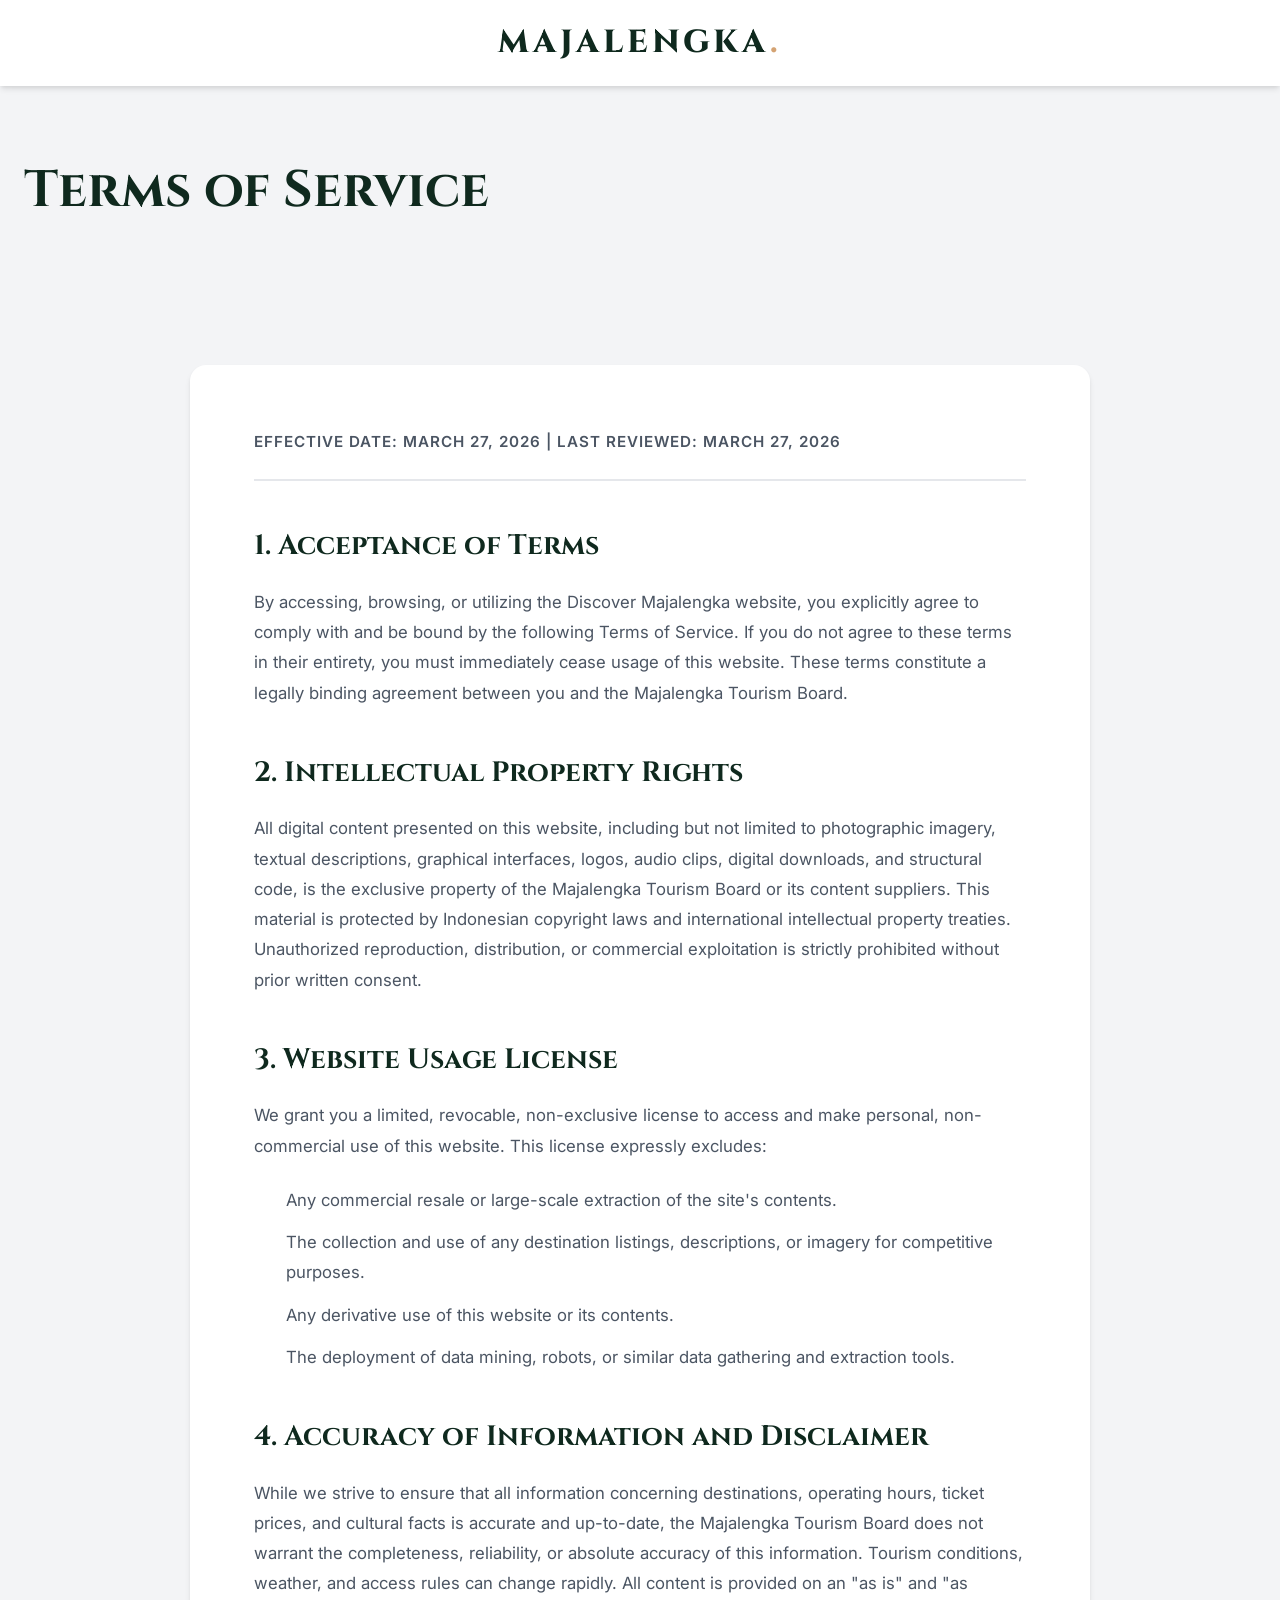
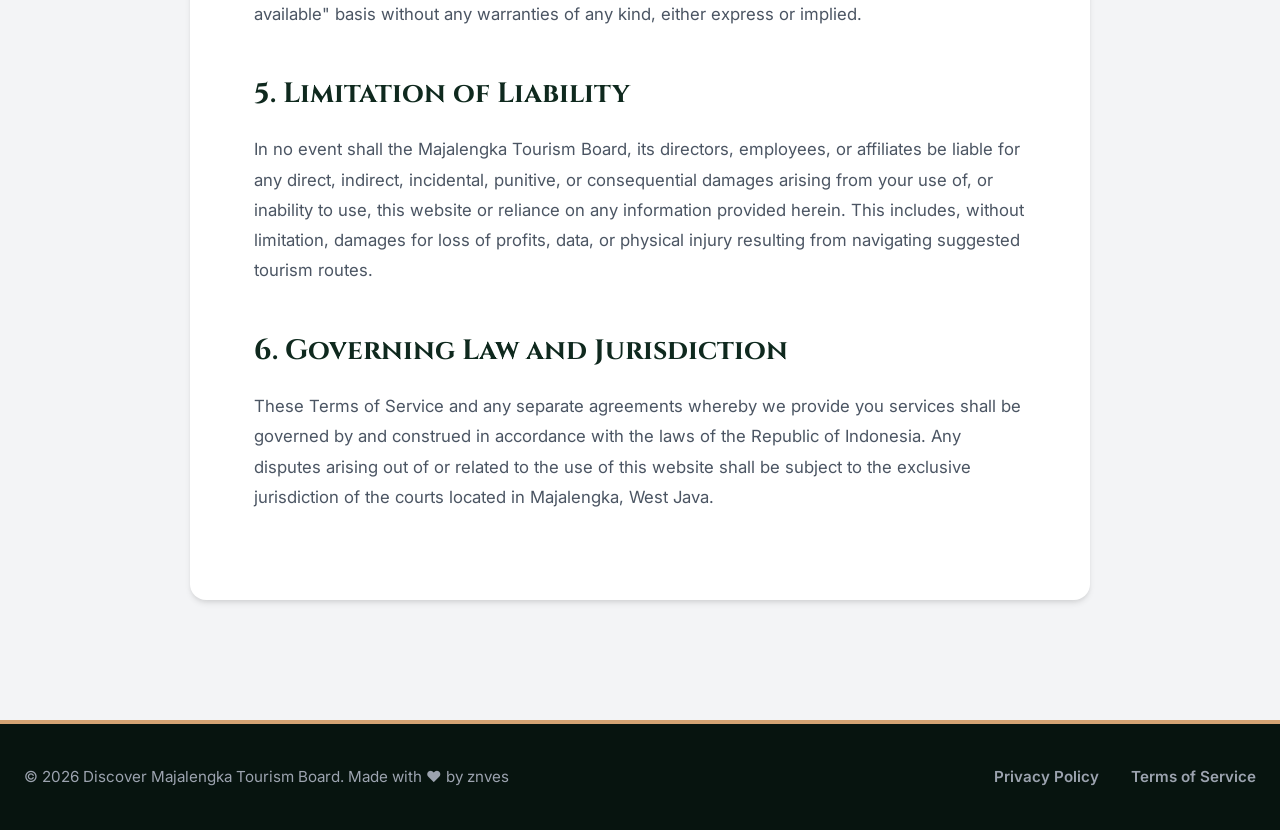
<file: terms-of-service.html>
<!DOCTYPE html>
<html lang="en">
<head>
    <meta charset="UTF-8">
    <meta name="viewport" content="width=device-width, initial-scale=1.0">
    <meta name="description" content="Terms of Service for Discover Majalengka. Please read these terms carefully before using our website.">
    <title>Terms of Service | Discover Majalengka</title>
    <link rel="preconnect" href="https://fonts.googleapis.com">
    <link rel="preconnect" href="https://fonts.gstatic.com" crossorigin>
    <link href="https://fonts.googleapis.com/css2?family=Cinzel:wght@600;700;800&family=Inter:wght@300;400;500;600;700&display=swap" rel="stylesheet">
    <link rel="stylesheet" href="style.css">
</head>
<body class="bg-light">
    <nav class="navbar solid-nav" id="navbar">
        <div class="nav-container">
            <a href="index.html" class="brand-logo">MAJALENGKA<span class="dot">.</span></a>
        </div>
    </nav>
    <header class="doc-header">
        <div class="container text-center">
            <h1 class="section-title">Terms of Service</h1>
        </div>
    </header>
    <main class="section-padding">
        <div class="container doc-container">
            <div class="doc-meta">Effective Date: March 27, 2026 | Last Reviewed: March 27, 2026</div>
            <h2>1. Acceptance of Terms</h2>
            <p>By accessing, browsing, or utilizing the Discover Majalengka website, you explicitly agree to comply with and be bound by the following Terms of Service. If you do not agree to these terms in their entirety, you must immediately cease usage of this website. These terms constitute a legally binding agreement between you and the Majalengka Tourism Board.</p>
            <h2>2. Intellectual Property Rights</h2>
            <p>All digital content presented on this website, including but not limited to photographic imagery, textual descriptions, graphical interfaces, logos, audio clips, digital downloads, and structural code, is the exclusive property of the Majalengka Tourism Board or its content suppliers. This material is protected by Indonesian copyright laws and international intellectual property treaties. Unauthorized reproduction, distribution, or commercial exploitation is strictly prohibited without prior written consent.</p>
            <h2>3. Website Usage License</h2>
            <p>We grant you a limited, revocable, non-exclusive license to access and make personal, non-commercial use of this website. This license expressly excludes:</p>
            <ul>
                <li>Any commercial resale or large-scale extraction of the site's contents.</li>
                <li>The collection and use of any destination listings, descriptions, or imagery for competitive purposes.</li>
                <li>Any derivative use of this website or its contents.</li>
                <li>The deployment of data mining, robots, or similar data gathering and extraction tools.</li>
            </ul>
            <h2>4. Accuracy of Information and Disclaimer</h2>
            <p>While we strive to ensure that all information concerning destinations, operating hours, ticket prices, and cultural facts is accurate and up-to-date, the Majalengka Tourism Board does not warrant the completeness, reliability, or absolute accuracy of this information. Tourism conditions, weather, and access rules can change rapidly. All content is provided on an "as is" and "as available" basis without any warranties of any kind, either express or implied.</p>
            <h2>5. Limitation of Liability</h2>
            <p>In no event shall the Majalengka Tourism Board, its directors, employees, or affiliates be liable for any direct, indirect, incidental, punitive, or consequential damages arising from your use of, or inability to use, this website or reliance on any information provided herein. This includes, without limitation, damages for loss of profits, data, or physical injury resulting from navigating suggested tourism routes.</p>
            <h2>6. Governing Law and Jurisdiction</h2>
            <p>These Terms of Service and any separate agreements whereby we provide you services shall be governed by and construed in accordance with the laws of the Republic of Indonesia. Any disputes arising out of or related to the use of this website shall be subject to the exclusive jurisdiction of the courts located in Majalengka, West Java.</p>
        </div>
    </main>
    <footer class="site-footer-simple">
        <div class="container footer-simple-flex">
            <p class="copyright">&copy; 2026 Discover Majalengka Tourism Board. Made with ❤ by znves</p>
            <div class="legal-links">
                <a href="privacy-policy.html">Privacy Policy</a>
                <a href="terms-of-service.html">Terms of Service</a>
            </div>
        </div>
    </footer>
    <script src="script.js"></script>
  </body>
</html>
</file>
<file: style.css>
:root {
    --primary-color: #0f291e;
    --primary-light: #1b4d35;
    --primary-dark: #07140f;
    --accent-color: #d4a373;
    --accent-hover: #bc8a59;
    --text-main: #1f2937;
    --text-light: #f9fafb;
    --text-muted: #4b5563;
    --bg-main: #ffffff;
    --bg-light: #f3f4f6;
    --bg-dark: #111827;
    --border-color: #e5e7eb;
    --font-heading: 'Cinzel', serif;
    --font-body: 'Inter', sans-serif;
    --transition-fast: 0.2s ease-in-out;
    --transition-normal: 0.3s cubic-bezier(0.4, 0, 0.2, 1);
    --shadow-sm: 0 1px 2px 0 rgba(0, 0, 0, 0.05);
    --shadow-md: 0 4px 6px -1px rgba(0, 0, 0, 0.1), 0 2px 4px -1px rgba(0, 0, 0, 0.06);
    --shadow-lg: 0 10px 15px -3px rgba(0, 0, 0, 0.1), 0 4px 6px -2px rgba(0, 0, 0, 0.05);
    --shadow-xl: 0 20px 25px -5px rgba(0, 0, 0, 0.1), 0 10px 10px -5px rgba(0, 0, 0, 0.04);
    --radius-sm: 0.375rem;
    --radius-md: 0.5rem;
    --radius-lg: 1rem;
    --z-nav: 1000;
}
*, *::before, *::after {
    box-sizing: border-box;
    margin: 0;
    padding: 0;
}
html {
    font-size: 16px;
    scroll-behavior: smooth;
    -webkit-font-smoothing: antialiased;
    -moz-osx-font-smoothing: grayscale;
}
body {
    font-family: var(--font-body);
    color: var(--text-main);
    background-color: var(--bg-main);
    line-height: 1.7;
    overflow-x: hidden;
    display: flex;
    flex-direction: column;
    min-height: 100vh;
}
h1, h2, h3, h4, h5, h6 {
    font-family: var(--font-heading);
    color: var(--primary-color);
    line-height: 1.2;
    margin-bottom: 1rem;
    font-weight: 700;
}
p {
    margin-bottom: 1.5rem;
}
a {
    text-decoration: none;
    color: inherit;
    transition: var(--transition-normal);
}
ul {
    list-style: none;
}
img {
    max-width: 100%;
    height: auto;
    display: block;
    object-fit: cover;
}
.container {
    width: 100%;
    max-width: 1280px;
    margin: 0 auto;
    padding: 0 24px;
}
.section-padding {
    padding: 120px 0;
}
.bg-light {
    background-color: var(--bg-light);
}
.section-header {
    margin-bottom: 64px;
    max-width: 800px;
}
.section-header.center {
    text-align: center;
    margin-left: auto;
    margin-right: auto;
}
.section-badge {
    display: inline-block;
    font-size: 0.875rem;
    font-weight: 700;
    text-transform: uppercase;
    letter-spacing: 3px;
    color: var(--accent-color);
    margin-bottom: 16px;
}
.section-title {
    font-size: clamp(2.5rem, 4vw, 3.5rem);
    margin-bottom: 24px;
    color: var(--primary-color);
}
.section-desc {
    font-size: 1.125rem;
    color: var(--text-muted);
}
.btn-primary {
    display: inline-flex;
    align-items: center;
    justify-content: center;
    padding: 16px 36px;
    border-radius: var(--radius-sm);
    font-family: var(--font-body);
    font-weight: 600;
    font-size: 1.125rem;
    cursor: pointer;
    border: 2px solid transparent;
    transition: var(--transition-normal);
    background-color: var(--accent-color);
    color: var(--bg-main);
    box-shadow: var(--shadow-md);
}
.btn-primary:hover {
    background-color: var(--accent-hover);
    transform: translateY(-4px);
    box-shadow: var(--shadow-lg);
}
.w-100 {
    width: 100%;
}
.navbar {
    position: fixed;
    top: 0;
    left: 0;
    width: 100%;
    background-color: transparent;
    z-index: var(--z-nav);
    transition: var(--transition-normal);
    padding: 24px 0;
}
.navbar.scrolled, .navbar.solid-nav {
    background-color: rgba(255, 255, 255, 0.98);
    backdrop-filter: blur(10px);
    padding: 16px 0;
    box-shadow: var(--shadow-md);
}
.navbar.scrolled .brand-logo, .navbar.solid-nav .brand-logo {
    color: var(--primary-color);
}
.nav-container {
    display: flex;
    justify-content: center;
    align-items: center;
    width: 100%;
}
.brand-logo {
    font-family: var(--font-heading);
    font-size: 2rem;
    font-weight: 800;
    color: var(--text-light);
    letter-spacing: 4px;
    z-index: calc(var(--z-nav) + 1);
    transition: var(--transition-normal);
}
.brand-logo .dot {
    color: var(--accent-color);
}
.doc-header {
    padding-top: 160px;
}
.hero-section {
    position: relative;
    min-height: 100vh;
    display: flex;
    align-items: center;
    padding: 120px 24px 60px;
    background-image: url('https://images.unsplash.com/photo-1544434914-f584e0394334?auto=format&fit=crop&w=1920&q=80');
    background-size: cover;
    background-position: center;
    background-attachment: fixed;
}
.hero-overlay {
    position: absolute;
    inset: 0;
    background: linear-gradient(135deg, rgba(15, 41, 30, 0.95) 0%, rgba(15, 41, 30, 0.7) 100%);
}
.hero-content {
    position: relative;
    z-index: 1;
    max-width: 1000px;
    margin: 0 auto;
    text-align: center;
    color: var(--text-light);
}
.hero-title {
    font-size: clamp(3.5rem, 8vw, 6rem);
    color: var(--text-light);
    margin-bottom: 24px;
    line-height: 1.05;
    letter-spacing: -1px;
    animation: fadeInUp 1s ease forwards;
}
.hero-description {
    font-size: clamp(1.125rem, 2vw, 1.35rem);
    margin-bottom: 48px;
    max-width: 800px;
    margin-left: auto;
    margin-right: auto;
    color: #d1d5db;
    animation: fadeInUp 1s ease 0.2s forwards;
    opacity: 0;
    animation-fill-mode: forwards;
}
.hero-actions {
    display: flex;
    gap: 20px;
    justify-content: center;
    margin-bottom: 80px;
    animation: fadeInUp 1s ease 0.4s forwards;
    opacity: 0;
    animation-fill-mode: forwards;
}
.hero-stats {
    display: flex;
    justify-content: center;
    gap: 80px;
    border-top: 1px solid rgba(255, 255, 255, 0.15);
    padding-top: 48px;
    animation: fadeIn 1s ease 0.6s forwards;
    opacity: 0;
    animation-fill-mode: forwards;
}
.stat-item {
    display: flex;
    flex-direction: column;
    align-items: center;
}
.stat-number {
    font-family: var(--font-heading);
    font-size: 3rem;
    font-weight: 800;
    color: var(--accent-color);
    line-height: 1;
    margin-bottom: 12px;
}
.stat-label {
    font-size: 0.875rem;
    text-transform: uppercase;
    letter-spacing: 2px;
    color: #9ca3af;
    font-weight: 600;
}
.intro-grid {
    display: grid;
    grid-template-columns: 1.1fr 0.9fr;
    gap: 80px;
    align-items: center;
}
.lead-text {
    font-size: 1.35rem;
    color: var(--primary-color);
    font-weight: 500;
    margin-bottom: 24px;
    line-height: 1.6;
}
.intro-text p {
    color: var(--text-muted);
}
.intro-gallery {
    position: relative;
    height: 650px;
}
.img-main {
    width: 85%;
    height: 85%;
    position: absolute;
    top: 0;
    right: 0;
    border-radius: var(--radius-lg);
    box-shadow: var(--shadow-xl);
}
.img-sub {
    width: 55%;
    height: 55%;
    position: absolute;
    bottom: 0;
    left: 0;
    border-radius: var(--radius-lg);
    border: 16px solid var(--bg-main);
    box-shadow: var(--shadow-xl);
}
.filter-container {
    display: flex;
    justify-content: center;
    gap: 16px;
    margin-bottom: 56px;
    flex-wrap: wrap;
}
.filter-btn {
    padding: 12px 32px;
    border-radius: 50px;
    background-color: var(--bg-main);
    border: 1px solid var(--border-color);
    cursor: pointer;
    font-weight: 600;
    font-family: var(--font-body);
    font-size: 1rem;
    color: var(--text-muted);
    transition: var(--transition-fast);
    box-shadow: var(--shadow-sm);
}
.filter-btn:hover, .filter-btn.active {
    background-color: var(--primary-color);
    color: var(--text-light);
    border-color: var(--primary-color);
    box-shadow: var(--shadow-md);
    transform: translateY(-2px);
}
.destination-grid {
    display: grid;
    gap: 40px;
}
.full-grid {
    grid-template-columns: repeat(auto-fill, minmax(350px, 1fr));
}
.dest-card {
    background-color: var(--bg-main);
    border-radius: var(--radius-lg);
    overflow: hidden;
    box-shadow: var(--shadow-md);
    transition: var(--transition-normal);
    border: 1px solid var(--border-color);
    display: flex;
    flex-direction: column;
}
.dest-card:hover {
    box-shadow: var(--shadow-xl);
    transform: translateY(-8px);
    border-color: var(--accent-color);
}
.dest-img-wrapper {
    position: relative;
    height: 280px;
    overflow: hidden;
}
.dest-img-wrapper img {
    width: 100%;
    height: 100%;
    transition: transform 0.6s cubic-bezier(0.4, 0, 0.2, 1);
}
.dest-card:hover .dest-img-wrapper img {
    transform: scale(1.08);
}
.badge {
    position: absolute;
    top: 20px;
    left: 20px;
    background-color: var(--accent-color);
    color: var(--primary-dark);
    padding: 8px 16px;
    border-radius: var(--radius-sm);
    font-size: 0.85rem;
    font-weight: 700;
    letter-spacing: 1px;
    text-transform: uppercase;
    z-index: 2;
    box-shadow: var(--shadow-md);
}
.dest-info {
    padding: 32px;
    flex: 1;
    display: flex;
    flex-direction: column;
}
.dest-info h3 {
    font-size: 1.5rem;
    margin-bottom: 12px;
}
.location {
    color: var(--accent-color);
    font-size: 0.95rem;
    font-weight: 700;
    margin-bottom: 16px;
    text-transform: uppercase;
    letter-spacing: 1px;
}
.desc {
    color: var(--text-muted);
    font-size: 1rem;
    margin-bottom: 0;
    line-height: 1.6;
}
.contact-layout {
    display: grid;
    grid-template-columns: 1fr 1.5fr;
    gap: 80px;
}
.info-block {
    margin-bottom: 32px;
    padding: 40px;
    background-color: var(--bg-light);
    border-radius: var(--radius-lg);
    box-shadow: var(--shadow-sm);
}
.info-block h3 {
    font-size: 1.75rem;
    margin-bottom: 24px;
}
.contact-detail-row {
    display: flex;
    margin-bottom: 20px;
    border-bottom: 1px solid var(--border-color);
    padding-bottom: 20px;
}
.detail-label {
    font-weight: 700;
    width: 120px;
    color: var(--primary-color);
    flex-shrink: 0;
}
.detail-value {
    color: var(--text-muted);
    flex: 1;
    font-weight: 500;
    word-break: break-word;
}
.inquiry-form {
    background-color: var(--bg-main);
    padding: 48px;
    border-radius: var(--radius-lg);
    box-shadow: var(--shadow-lg);
    border: 1px solid var(--border-color);
}
.inquiry-form h3 {
    font-size: 2rem;
    margin-bottom: 16px;
}
.form-grid {
    display: grid;
    grid-template-columns: 1fr 1fr;
    gap: 24px;
}
.input-group {
    margin-bottom: 24px;
    width: 100%;
}
.input-group label {
    display: block;
    margin-bottom: 10px;
    font-weight: 600;
    font-size: 0.95rem;
    color: var(--text-main);
}
.input-group input, .input-group textarea {
    width: 100%;
    padding: 16px;
    border: 2px solid var(--border-color);
    border-radius: var(--radius-md);
    font-family: var(--font-body);
    font-size: 1rem;
    background-color: var(--bg-light);
    transition: var(--transition-fast);
    color: var(--text-main);
}
.input-group input:focus, .input-group textarea:focus {
    outline: none;
    border-color: var(--accent-color);
    background-color: var(--bg-main);
    box-shadow: 0 0 0 4px rgba(212, 163, 115, 0.2);
}
.doc-container {
    max-width: 900px;
    background-color: var(--bg-main);
    padding: 64px;
    border-radius: var(--radius-lg);
    box-shadow: var(--shadow-md);
}
.doc-meta {
    color: var(--text-muted);
    font-weight: 600;
    margin-bottom: 40px;
    padding-bottom: 24px;
    border-bottom: 2px solid var(--border-color);
    font-size: 0.95rem;
    text-transform: uppercase;
    letter-spacing: 1px;
}
.doc-container h2 {
    font-size: 1.75rem;
    margin: 48px 0 24px;
}
.doc-container p, .doc-container ul {
    margin-bottom: 24px;
    color: var(--text-muted);
    font-size: 1.05rem;
    line-height: 1.8;
}
.doc-container ul {
    padding-left: 32px;
}
.doc-container li {
    margin-bottom: 12px;
}
.site-footer-simple {
    background-color: var(--primary-dark);
    color: var(--text-light);
    padding: 40px 0;
    margin-top: auto;
    border-top: 4px solid var(--accent-color);
}
.footer-simple-flex {
    display: flex;
    justify-content: space-between;
    align-items: center;
    flex-wrap: wrap;
    gap: 24px;
}
.copyright {
    color: #9ca3af;
    margin: 0;
    font-size: 0.95rem;
}
.legal-links {
    display: flex;
    gap: 32px;
}
.legal-links a {
    color: #9ca3af;
    font-size: 0.95rem;
    font-weight: 600;
    transition: var(--transition-fast);
}
.legal-links a:hover {
    color: var(--accent-color);
}
@keyframes fadeInUp {
    from { opacity: 0; transform: translateY(40px); }
    to { opacity: 1; transform: translateY(0); }
}
@keyframes fadeIn {
    from { opacity: 0; }
    to { opacity: 1; }
}
.animate-on-scroll {
    opacity: 0;
    transform: translateY(30px);
    transition: opacity 0.8s ease-out, transform 0.8s ease-out;
}
.animate-on-scroll.is-visible {
    opacity: 1;
    transform: translateY(0);
}
@media screen and (max-width: 1200px) {
    .intro-grid, .contact-layout {
        grid-template-columns: 1fr;
        gap: 60px;
    }
    .intro-gallery {
        margin-top: 64px;
    }
    .hero-stats {
        gap: 40px;
    }
}
@media screen and (max-width: 768px) {
    .section-padding {
        padding: 80px 0;
    }
    .nav-container {
        padding: 0 20px;
    }
    .brand-logo {
        margin-right: -4px;
        font-size: 1.5rem;
    }
    .hero-title {
        font-size: 3rem;
    }
    .hero-stats {
        flex-wrap: wrap;
        justify-content: center;
        gap: 32px;
    }
    .stat-item {
        width: 40%;
    }
    .form-grid {
        grid-template-columns: 1fr;
        gap: 0;
    }
    .inquiry-form {
        padding: 32px 24px;
    }
    .info-block {
        padding: 32px 24px;
    }
    .contact-detail-row {
        flex-direction: column;
        gap: 8px;
    }
    .detail-label {
        width: 100%;
        margin-bottom: 0;
    }
    .footer-simple-flex {
        flex-direction: column;
        text-align: center;
    }
    .full-grid {
        grid-template-columns: 1fr;
    }
    .intro-gallery {
        height: 400px;
    }
    }
</file>
